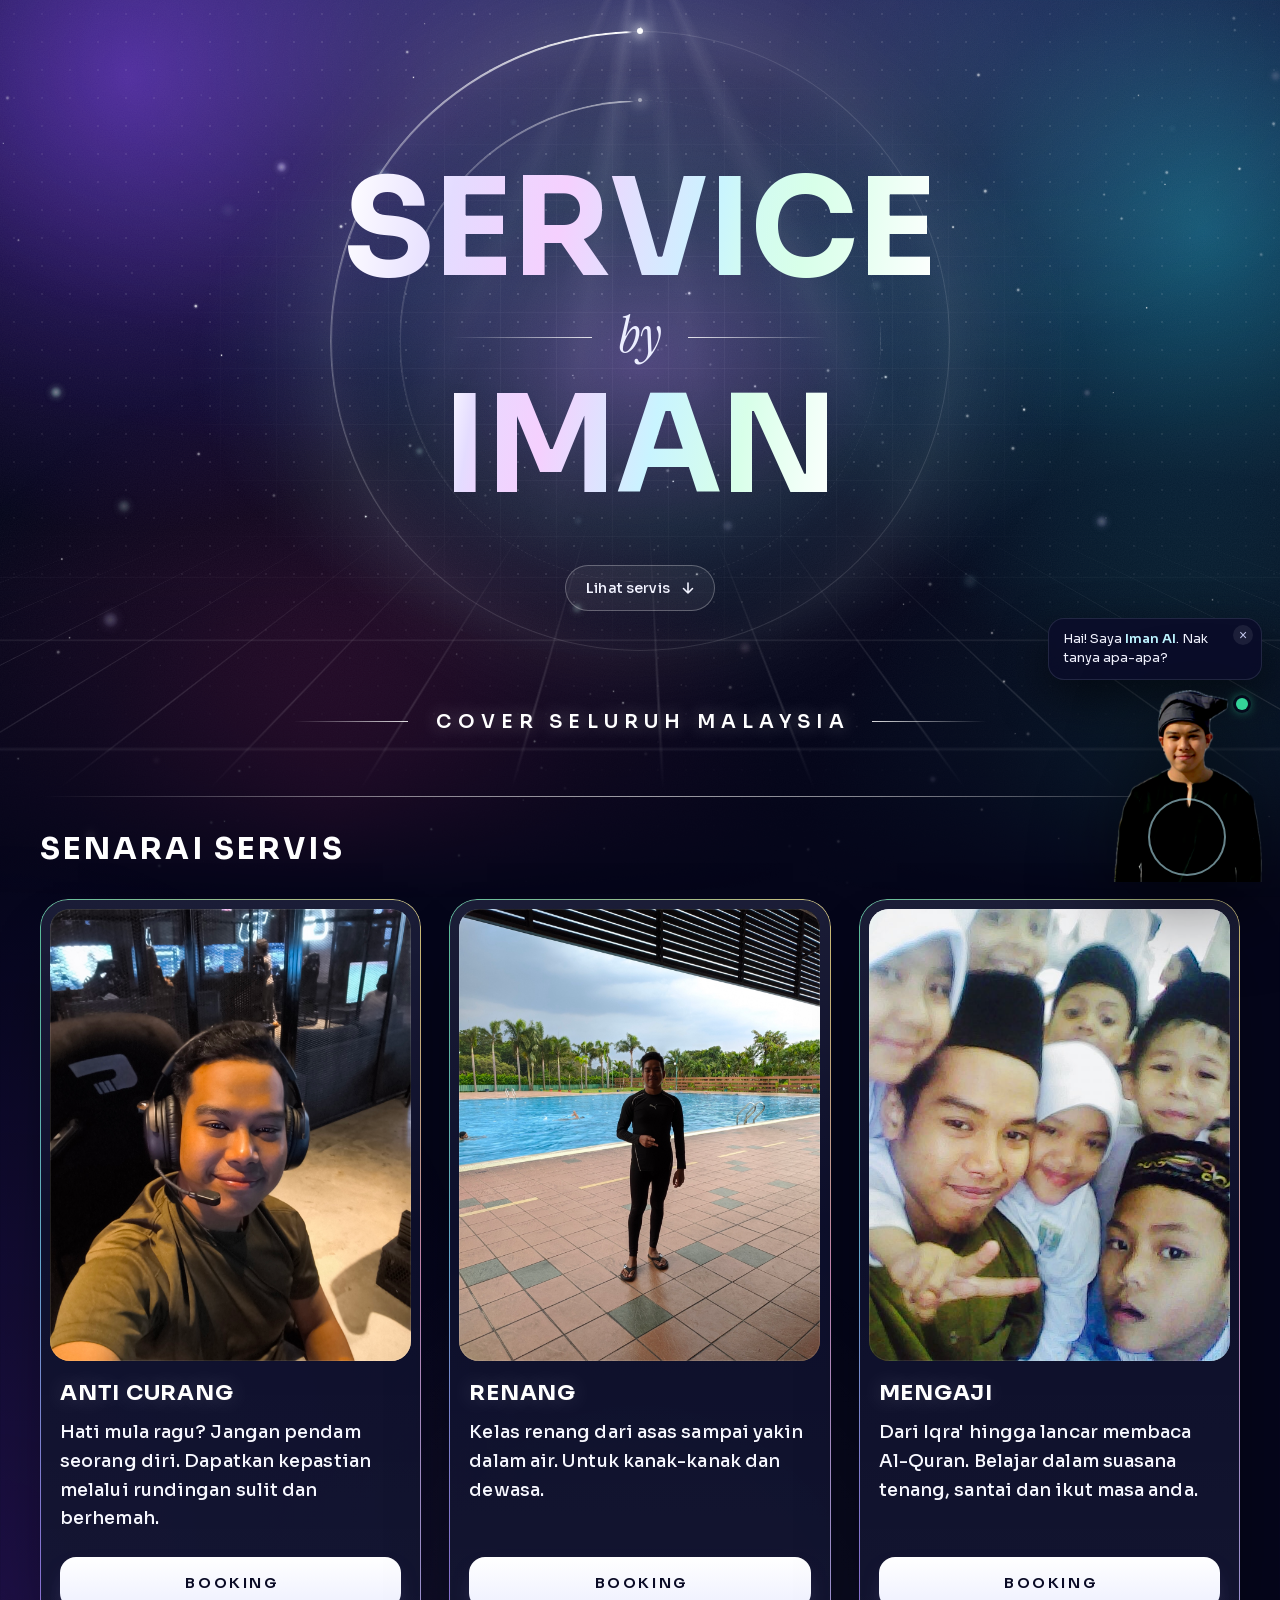
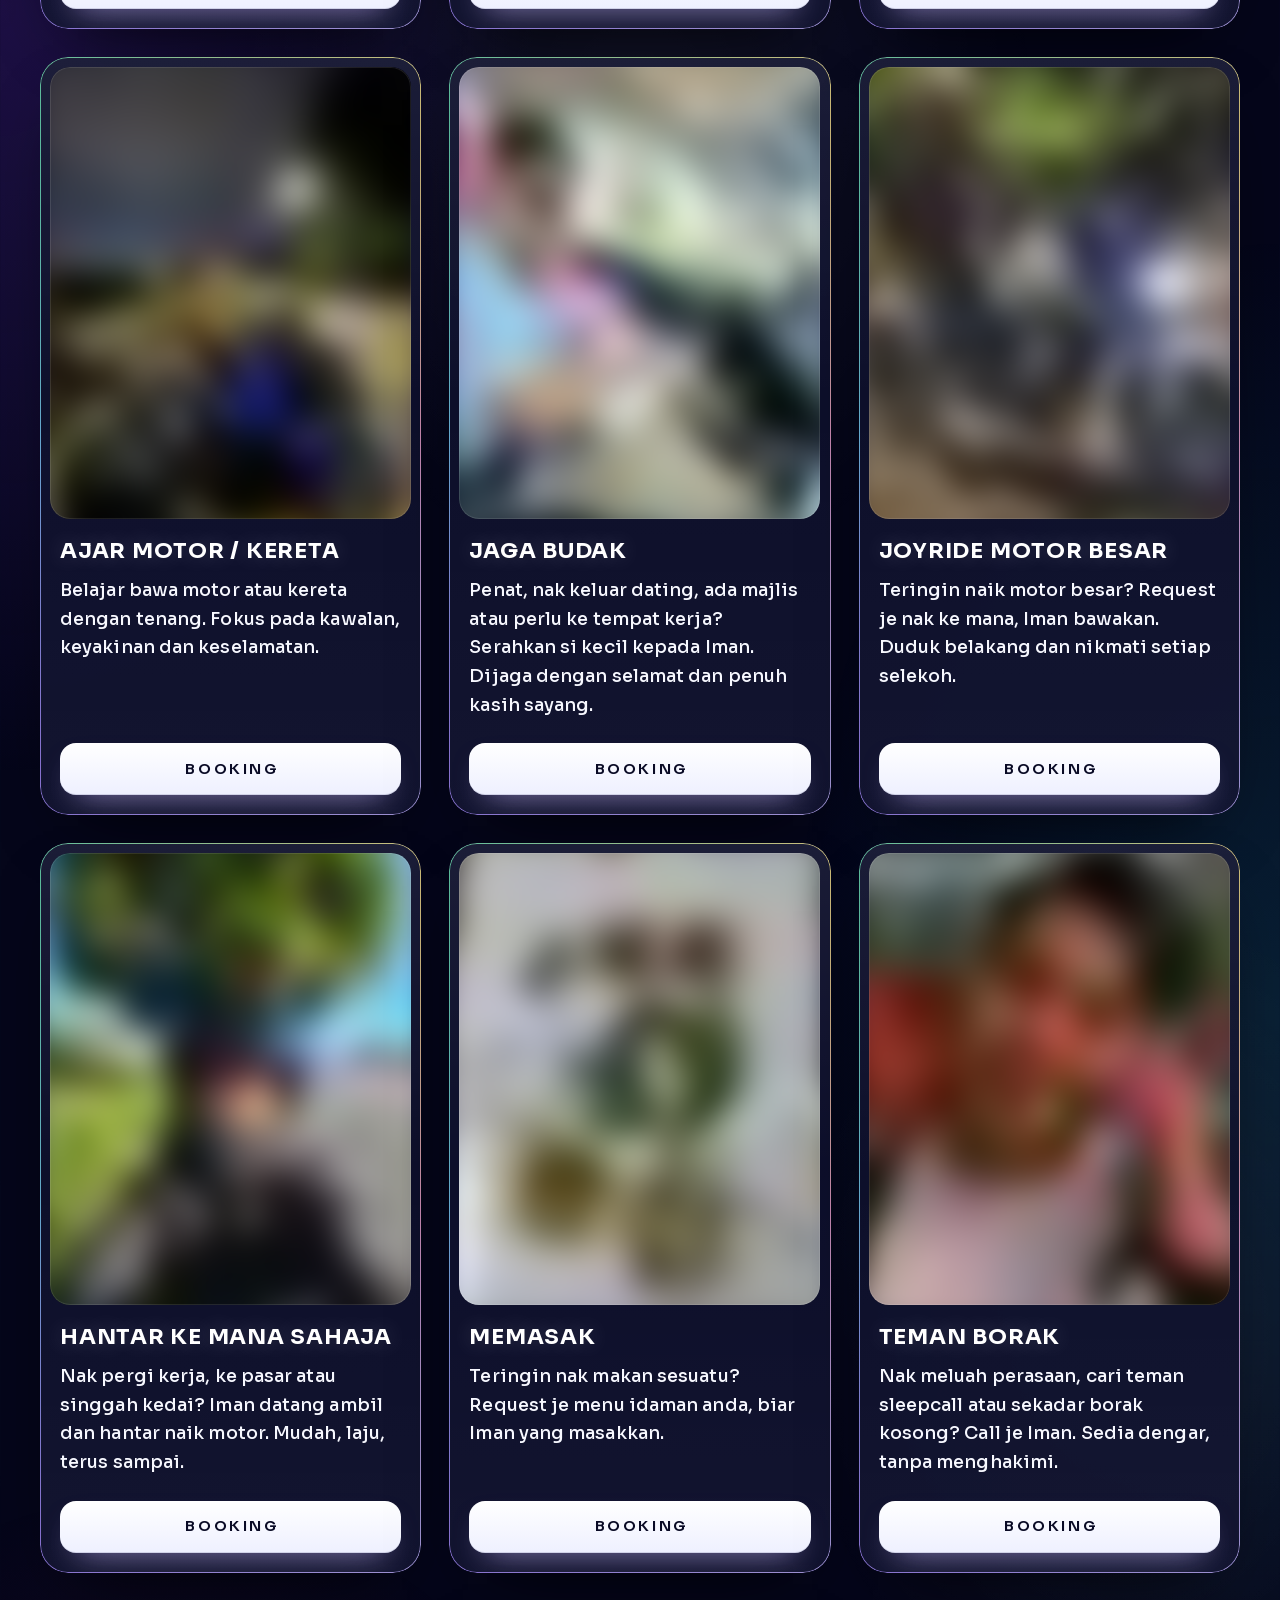
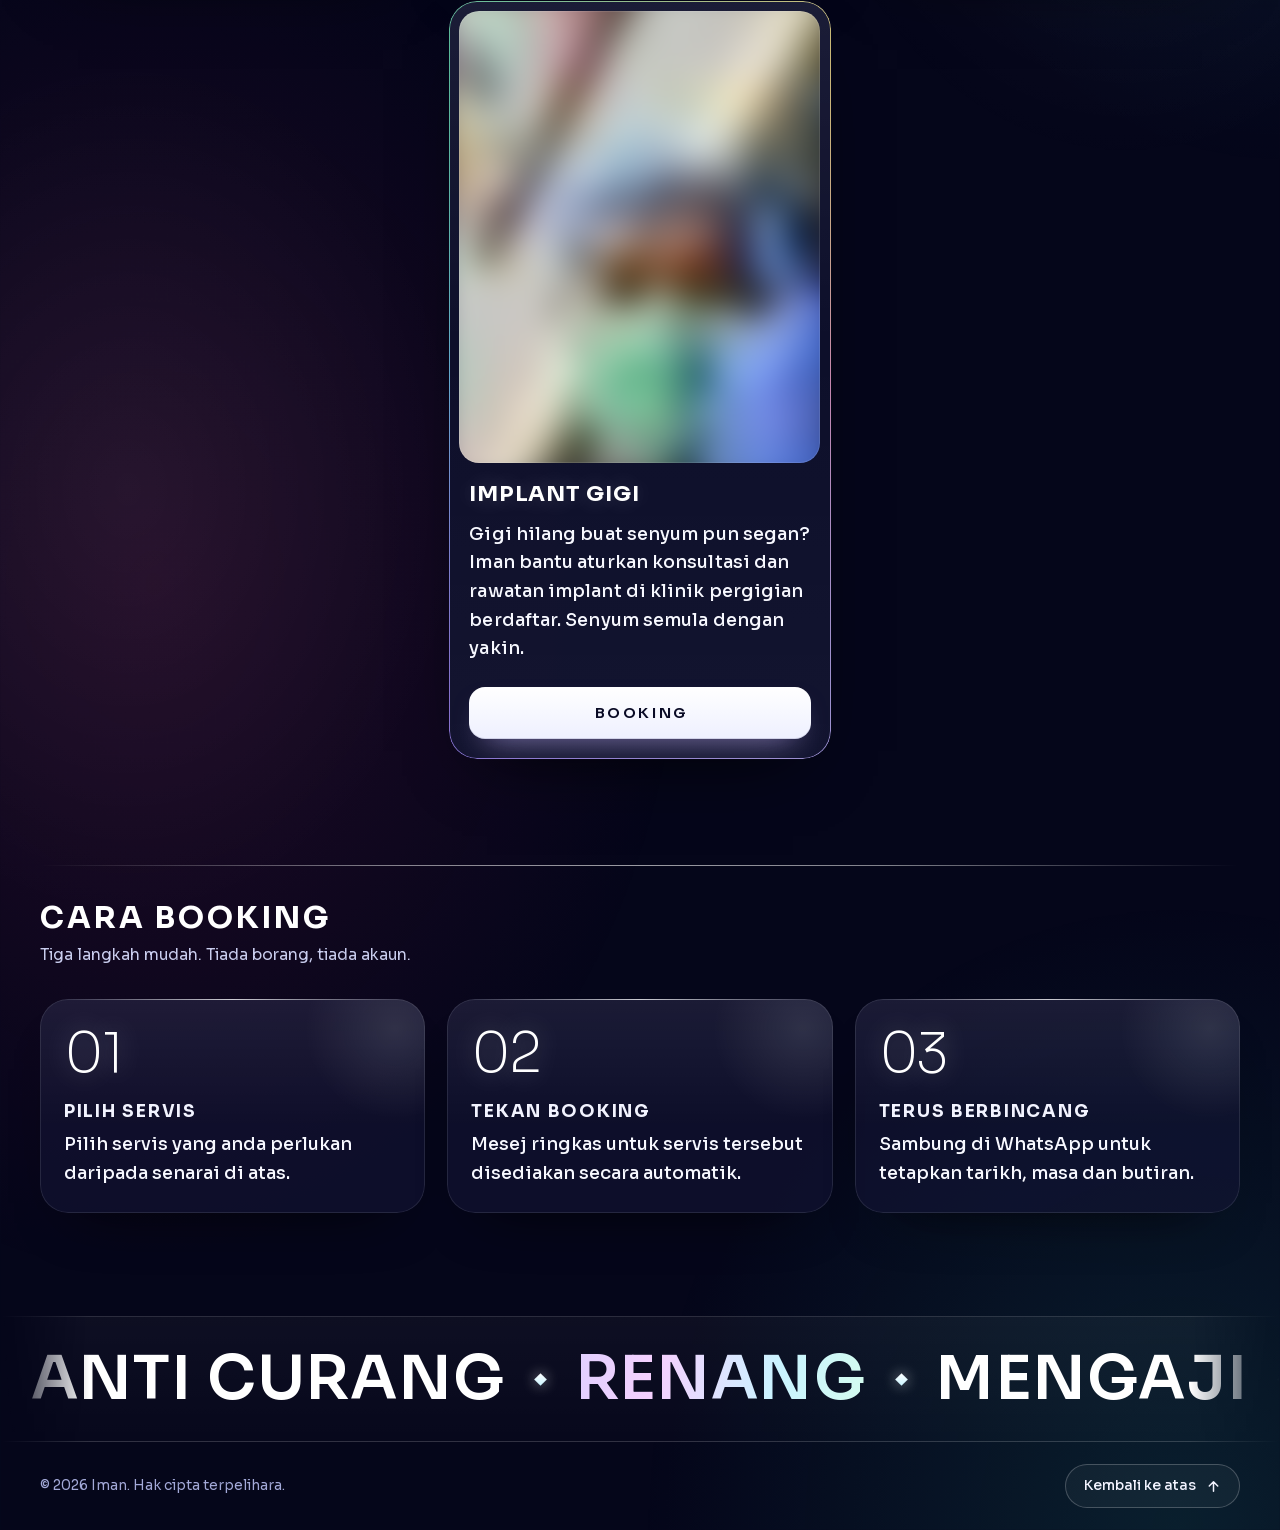
<file: index.html>
<!doctype html>
<html lang="ms">
<head>
  <meta charset="utf-8">
  <meta name="viewport" content="width=device-width, initial-scale=1, viewport-fit=cover">
  <title>Service by Iman | 10 Servis Peribadi, Cover Seluruh Malaysia</title>
  <meta name="description" content="Renang, mengaji, jaga budak, joyride motor besar, hantar ke mana sahaja, masakan, teman borak dan banyak lagi. Cover seluruh Malaysia. Tekan Booking, terus WhatsApp.">
  <link rel="canonical" href="https://imanlab.asia/">
  <meta name="google-site-verification" content="wKGP8IfGwtjwvt7hC-UMlEp-Sg1qVF4BEnuQd2su7vI">
  <meta name="theme-color" content="#05061a">
  <meta name="color-scheme" content="dark">
  <meta property="og:type" content="website">
  <meta property="og:site_name" content="Service by Iman">
  <meta property="og:title" content="Service by Iman | 10 Servis Peribadi, Cover Seluruh Malaysia">
  <meta property="og:url" content="https://imanlab.asia/">
  <meta property="og:description" content="10 servis peribadi dalam satu tempat. Cover seluruh Malaysia. Tekan Booking, terus WhatsApp.">
  <meta property="og:image" content="https://imanlab.asia/og-image.jpg">
  <meta property="og:image:width" content="1200">
  <meta property="og:image:height" content="630">
  <meta property="og:image:alt" content="Service by Iman, cover seluruh Malaysia">
  <meta property="og:locale" content="ms_MY">
  <meta name="twitter:card" content="summary_large_image">
  <script type="application/ld+json">{"@context":"https://schema.org","@type":"WebSite","name":"Service by Iman","alternateName":"Service by Iman Malaysia","url":"https://imanlab.asia/"}</script>
  <link rel="icon" href="favicon.svg" type="image/svg+xml">
  <link rel="apple-touch-icon" href="icons/apple-touch-icon.png">
  <link rel="manifest" href="manifest.webmanifest">
  <meta name="apple-mobile-web-app-capable" content="yes">
  <meta name="mobile-web-app-capable" content="yes">
  <meta name="apple-mobile-web-app-title" content="Service Iman">
  <meta name="apple-mobile-web-app-status-bar-style" content="black">
  <link rel="preload" href="fonts/sora-latin.woff2" as="font" type="font/woff2" crossorigin>
  <link rel="preload" href="fonts/instrument-serif-italic-latin.woff2" as="font" type="font/woff2" crossorigin>
  <link rel="stylesheet" href="styles.css">
  <noscript><style>.card-media .photo { opacity: 1; filter: none; transform: none; animation: none; }</style></noscript>
  <script src="app.js" defer></script>
</head>
<body id="atas">
  <div class="bg" aria-hidden="true">
    <span class="aurora aurora--1"></span>
    <span class="aurora aurora--2"></span>
    <span class="aurora aurora--3"></span>
    <span class="aurora aurora--4"></span>
    <span class="bg-light"></span>
    <span class="bg-beams"></span>
    <span class="bg-dots"></span>
    <canvas class="stars"></canvas>
    <span class="cursor-aura"></span>
    <span class="grain"></span>
  </div>

  <div class="page">
    <div class="ambient" aria-hidden="true"></div>
    <header class="hero live">
      <div class="hero-decor" aria-hidden="true">
        <span class="hero-grid"></span>
        <span class="hero-orb"></span>
        <span class="halo"><span class="halo-arc"></span><span class="halo-arc halo-arc--2"></span></span>
        <span class="hero-floor"><span class="hero-floor-grid"></span></span>
      </div>
      <div class="wrap hero-inner">
        <h1 class="title">
          <span class="sr-only">Service by Iman</span>
          <span class="t-line t-line--1" aria-hidden="true"><span class="ch" data-ch="S">S</span><span class="ch" data-ch="E">E</span><span class="ch" data-ch="R">R</span><span class="ch" data-ch="V">V</span><span class="ch" data-ch="I">I</span><span class="ch" data-ch="C">C</span><span class="ch" data-ch="E">E</span></span>
          <span class="t-by" aria-hidden="true"><span class="t-by-word">by</span></span>
          <span class="t-line t-line--2" aria-hidden="true"><span class="ch" data-ch="I">I</span><span class="ch" data-ch="M">M</span><span class="ch" data-ch="A">A</span><span class="ch" data-ch="N">N</span></span>
        </h1>
        <a class="scroll-cue" href="#servis">
          <span>Lihat servis</span>
          <svg viewBox="0 0 16 16" aria-hidden="true" focusable="false" fill="none" stroke="currentColor" stroke-width="1.6" stroke-linecap="round" stroke-linejoin="round"><path d="M8 3v10M3.5 8.5 8 13l4.5-4.5"/></svg>
        </a>
      </div>
      <p class="coverage"><span class="cov-line" aria-hidden="true"></span><span class="cov-text">Cover seluruh Malaysia</span><span class="cov-line" aria-hidden="true"></span></p>
    </header>

    <main id="utama">
      <section class="services" id="servis" aria-labelledby="servis-title">
        <div class="wrap">
          <div class="divider" aria-hidden="true"></div>
          <div class="section-head reveal">
            <div>
              <h2 class="section-title" id="servis-title">Senarai Servis</h2>
            </div>
          </div>
          <div class="grid">
        <article class="card reveal live" aria-labelledby="svc-anti-curang">
          <div class="card-inner">
            <span class="holo-border" aria-hidden="true"></span>
            <div class="card-media" data-service="anti-curang">
              <!-- Gambar: images/anti-curang.jpg (potret 4:5). Placeholder tersembunyi bila gambar ada. -->
              <img class="lqip" src="[data-uri]" alt="" aria-hidden="true">
              <img class="photo" src="images/anti-curang-1200.jpg" srcset="images/anti-curang-1200.jpg 1200w, images/anti-curang.jpg 3888w" sizes="(max-width: 359px) 92vw, (max-width: 639px) 46vw, (max-width: 1023px) 45vw, 420px" alt="Anti Curang" loading="lazy" decoding="async">
              <div class="ph" aria-hidden="true">
                <span class="ph-glow"></span>
                <span class="ph-floor"><span class="ph-grid"></span></span>
                <span class="ph-orbit"><span class="ph-ring"></span><span class="ph-ring ph-ring--spin"></span></span>
                <span class="ph-num">01</span>
                <span class="ph-scan"></span>
                <span class="ph-corners"></span>
                <span class="ph-tag ph-tag--top">01 / 10</span>
                <span class="ph-tag ph-tag--bottom"><i></i>Gambar akan dimasukkan</span>
              </div>
            </div>
            <div class="card-body">
              <div class="card-head">
                <h3 class="card-title" id="svc-anti-curang">Anti Curang</h3>
              </div>
              <p class="card-text">Hati mula ragu? Jangan pendam seorang diri. Dapatkan kepastian melalui rundingan sulit dan berhemah.</p>
              <a class="btn" href="https://wa.me/60109184070?text=Hi%2C%20saya%20berminat%20dengan%20servis%20anti%20curang." target="_blank" rel="noopener noreferrer" aria-label="Booking servis Anti Curang melalui WhatsApp"><span class="btn-label">Booking</span></a>
            </div>
            <span class="glare" aria-hidden="true"></span>
          </div>
        </article>
        <article class="card reveal live" aria-labelledby="svc-renang">
          <div class="card-inner">
            <span class="holo-border" aria-hidden="true"></span>
            <div class="card-media" data-service="renang">
              <!-- Gambar: images/renang.jpg (potret 4:5). Placeholder tersembunyi bila gambar ada. -->
              <img class="lqip" src="[data-uri]" alt="" aria-hidden="true">
              <img class="photo" src="images/renang-1200.jpg" srcset="images/renang-1200.jpg 1200w, images/renang.jpg 2998w" sizes="(max-width: 359px) 92vw, (max-width: 639px) 46vw, (max-width: 1023px) 45vw, 420px" alt="Renang" loading="lazy" decoding="async">
              <div class="ph" aria-hidden="true">
                <span class="ph-glow"></span>
                <span class="ph-floor"><span class="ph-grid"></span></span>
                <span class="ph-orbit"><span class="ph-ring"></span><span class="ph-ring ph-ring--spin"></span></span>
                <span class="ph-num">02</span>
                <span class="ph-scan"></span>
                <span class="ph-corners"></span>
                <span class="ph-tag ph-tag--top">02 / 10</span>
                <span class="ph-tag ph-tag--bottom"><i></i>Gambar akan dimasukkan</span>
              </div>
            </div>
            <div class="card-body">
              <div class="card-head">
                <h3 class="card-title" id="svc-renang">Renang</h3>
              </div>
              <p class="card-text">Kelas renang dari asas sampai yakin dalam air. Untuk kanak-kanak dan dewasa.</p>
              <a class="btn" href="https://wa.me/60109184070?text=Hi%2C%20saya%20berminat%20dengan%20servis%20renang." target="_blank" rel="noopener noreferrer" aria-label="Booking servis Renang melalui WhatsApp"><span class="btn-label">Booking</span></a>
            </div>
            <span class="glare" aria-hidden="true"></span>
          </div>
        </article>
        <article class="card reveal live" aria-labelledby="svc-mengaji">
          <div class="card-inner">
            <span class="holo-border" aria-hidden="true"></span>
            <div class="card-media" data-service="mengaji">
              <!-- Gambar: images/mengaji.jpg (potret 4:5). Placeholder tersembunyi bila gambar ada. -->
              <img class="lqip" src="[data-uri]" alt="" aria-hidden="true">
              <img class="photo" src="images/mengaji.jpg" alt="Mengaji" loading="lazy" decoding="async">
              <div class="ph" aria-hidden="true">
                <span class="ph-glow"></span>
                <span class="ph-floor"><span class="ph-grid"></span></span>
                <span class="ph-orbit"><span class="ph-ring"></span><span class="ph-ring ph-ring--spin"></span></span>
                <span class="ph-num">03</span>
                <span class="ph-scan"></span>
                <span class="ph-corners"></span>
                <span class="ph-tag ph-tag--top">03 / 10</span>
                <span class="ph-tag ph-tag--bottom"><i></i>Gambar akan dimasukkan</span>
              </div>
            </div>
            <div class="card-body">
              <div class="card-head">
                <h3 class="card-title" id="svc-mengaji">Mengaji</h3>
              </div>
              <p class="card-text">Dari Iqra' hingga lancar membaca <span class="nowrap">Al-Quran</span>. Belajar dalam suasana tenang, santai dan ikut masa anda.</p>
              <a class="btn" href="https://wa.me/60109184070?text=Hi%2C%20saya%20berminat%20dengan%20servis%20mengaji." target="_blank" rel="noopener noreferrer" aria-label="Booking servis Mengaji melalui WhatsApp"><span class="btn-label">Booking</span></a>
            </div>
            <span class="glare" aria-hidden="true"></span>
          </div>
        </article>
        <article class="card reveal live" aria-labelledby="svc-ajar-motor-kereta">
          <div class="card-inner">
            <span class="holo-border" aria-hidden="true"></span>
            <div class="card-media" data-service="ajar-motor-kereta">
              <!-- Gambar: images/ajar-motor-kereta.jpg (potret 4:5). Placeholder tersembunyi bila gambar ada. -->
              <img class="lqip" src="[data-uri]" alt="" aria-hidden="true">
              <img class="photo" src="images/ajar-motor-kereta.jpg" alt="Ajar Motor / Kereta" loading="lazy" decoding="async">
              <div class="ph" aria-hidden="true">
                <span class="ph-glow"></span>
                <span class="ph-floor"><span class="ph-grid"></span></span>
                <span class="ph-orbit"><span class="ph-ring"></span><span class="ph-ring ph-ring--spin"></span></span>
                <span class="ph-num">04</span>
                <span class="ph-scan"></span>
                <span class="ph-corners"></span>
                <span class="ph-tag ph-tag--top">04 / 10</span>
                <span class="ph-tag ph-tag--bottom"><i></i>Gambar akan dimasukkan</span>
              </div>
            </div>
            <div class="card-body">
              <div class="card-head">
                <h3 class="card-title" id="svc-ajar-motor-kereta">Ajar Motor / Kereta</h3>
              </div>
              <p class="card-text">Belajar bawa motor atau kereta dengan tenang. Fokus pada kawalan, keyakinan dan keselamatan.</p>
              <a class="btn" href="https://wa.me/60109184070?text=Hi%2C%20saya%20berminat%20dengan%20servis%20ajar%20motor%20%2F%20kereta." target="_blank" rel="noopener noreferrer" aria-label="Booking servis Ajar Motor / Kereta melalui WhatsApp"><span class="btn-label">Booking</span></a>
            </div>
            <span class="glare" aria-hidden="true"></span>
          </div>
        </article>
        <article class="card reveal live" aria-labelledby="svc-jaga-budak">
          <div class="card-inner">
            <span class="holo-border" aria-hidden="true"></span>
            <div class="card-media" data-service="jaga-budak">
              <!-- Gambar: images/jaga-budak.jpg (potret 4:5). Placeholder tersembunyi bila gambar ada. -->
              <img class="lqip" src="[data-uri]" alt="" aria-hidden="true">
              <img class="photo" src="images/jaga-budak.jpg" alt="Jaga Budak" loading="lazy" decoding="async">
              <div class="ph" aria-hidden="true">
                <span class="ph-glow"></span>
                <span class="ph-floor"><span class="ph-grid"></span></span>
                <span class="ph-orbit"><span class="ph-ring"></span><span class="ph-ring ph-ring--spin"></span></span>
                <span class="ph-num">05</span>
                <span class="ph-scan"></span>
                <span class="ph-corners"></span>
                <span class="ph-tag ph-tag--top">05 / 10</span>
                <span class="ph-tag ph-tag--bottom"><i></i>Gambar akan dimasukkan</span>
              </div>
            </div>
            <div class="card-body">
              <div class="card-head">
                <h3 class="card-title" id="svc-jaga-budak">Jaga Budak</h3>
              </div>
              <p class="card-text">Penat, nak keluar dating, ada majlis atau perlu ke tempat kerja? Serahkan si kecil kepada Iman. Dijaga dengan selamat dan penuh kasih sayang.</p>
              <a class="btn" href="https://wa.me/60109184070?text=Hi%2C%20saya%20berminat%20dengan%20servis%20jaga%20budak." target="_blank" rel="noopener noreferrer" aria-label="Booking servis Jaga Budak melalui WhatsApp"><span class="btn-label">Booking</span></a>
            </div>
            <span class="glare" aria-hidden="true"></span>
          </div>
        </article>
        <article class="card reveal live" aria-labelledby="svc-motor-besar">
          <div class="card-inner">
            <span class="holo-border" aria-hidden="true"></span>
            <div class="card-media" data-service="motor-besar">
              <!-- Gambar: images/motor-besar.jpg (potret 4:5). Placeholder tersembunyi bila gambar ada. -->
              <img class="lqip" src="[data-uri]" alt="" aria-hidden="true">
              <img class="photo" src="images/motor-besar.jpg" alt="Joyride Motor Besar" loading="lazy" decoding="async">
              <div class="ph" aria-hidden="true">
                <span class="ph-glow"></span>
                <span class="ph-floor"><span class="ph-grid"></span></span>
                <span class="ph-orbit"><span class="ph-ring"></span><span class="ph-ring ph-ring--spin"></span></span>
                <span class="ph-num">06</span>
                <span class="ph-scan"></span>
                <span class="ph-corners"></span>
                <span class="ph-tag ph-tag--top">06 / 10</span>
                <span class="ph-tag ph-tag--bottom"><i></i>Gambar akan dimasukkan</span>
              </div>
            </div>
            <div class="card-body">
              <div class="card-head">
                <h3 class="card-title" id="svc-motor-besar">Joyride Motor Besar</h3>
              </div>
              <p class="card-text">Teringin naik motor besar? Request je nak ke mana, Iman bawakan. Duduk belakang dan nikmati setiap selekoh.</p>
              <a class="btn" href="https://wa.me/60109184070?text=Hi%2C%20saya%20berminat%20dengan%20servis%20joyride%20motor%20besar." target="_blank" rel="noopener noreferrer" aria-label="Booking servis Joyride Motor Besar melalui WhatsApp"><span class="btn-label">Booking</span></a>
            </div>
            <span class="glare" aria-hidden="true"></span>
          </div>
        </article>
        <article class="card reveal live" aria-labelledby="svc-hantar-motor">
          <div class="card-inner">
            <span class="holo-border" aria-hidden="true"></span>
            <div class="card-media" data-service="hantar-motor">
              <!-- Gambar: images/hantar-motor.jpg (potret 4:5). Placeholder tersembunyi bila gambar ada. -->
              <img class="lqip" src="[data-uri]" alt="" aria-hidden="true">
              <img class="photo" src="images/hantar-motor-1200.jpg" srcset="images/hantar-motor-1200.jpg 1200w, images/hantar-motor.jpg 2252w" sizes="(max-width: 359px) 92vw, (max-width: 639px) 46vw, (max-width: 1023px) 45vw, 420px" alt="Hantar Ke Mana Sahaja" loading="lazy" decoding="async">
              <div class="ph" aria-hidden="true">
                <span class="ph-glow"></span>
                <span class="ph-floor"><span class="ph-grid"></span></span>
                <span class="ph-orbit"><span class="ph-ring"></span><span class="ph-ring ph-ring--spin"></span></span>
                <span class="ph-num">07</span>
                <span class="ph-scan"></span>
                <span class="ph-corners"></span>
                <span class="ph-tag ph-tag--top">07 / 10</span>
                <span class="ph-tag ph-tag--bottom"><i></i>Gambar akan dimasukkan</span>
              </div>
            </div>
            <div class="card-body">
              <div class="card-head">
                <h3 class="card-title" id="svc-hantar-motor">Hantar Ke Mana Sahaja</h3>
              </div>
              <p class="card-text">Nak pergi kerja, ke pasar atau singgah kedai? Iman datang ambil dan hantar naik motor. Mudah, laju, terus sampai.</p>
              <a class="btn" href="https://wa.me/60109184070?text=Hi%2C%20saya%20berminat%20dengan%20servis%20hantar%20ke%20mana%20sahaja." target="_blank" rel="noopener noreferrer" aria-label="Booking servis Hantar Ke Mana Sahaja melalui WhatsApp"><span class="btn-label">Booking</span></a>
            </div>
            <span class="glare" aria-hidden="true"></span>
          </div>
        </article>
        <article class="card reveal live" aria-labelledby="svc-memasak">
          <div class="card-inner">
            <span class="holo-border" aria-hidden="true"></span>
            <div class="card-media" data-service="memasak">
              <!-- Gambar: images/memasak.jpg (potret 4:5). Placeholder tersembunyi bila gambar ada. -->
              <img class="lqip" src="[data-uri]" alt="" aria-hidden="true">
              <img class="photo" src="images/memasak-1200.jpg" srcset="images/memasak-1200.jpg 1200w, images/memasak.jpg 3000w" sizes="(max-width: 359px) 92vw, (max-width: 639px) 46vw, (max-width: 1023px) 45vw, 420px" alt="Memasak" loading="lazy" decoding="async">
              <div class="ph" aria-hidden="true">
                <span class="ph-glow"></span>
                <span class="ph-floor"><span class="ph-grid"></span></span>
                <span class="ph-orbit"><span class="ph-ring"></span><span class="ph-ring ph-ring--spin"></span></span>
                <span class="ph-num">08</span>
                <span class="ph-scan"></span>
                <span class="ph-corners"></span>
                <span class="ph-tag ph-tag--top">08 / 10</span>
                <span class="ph-tag ph-tag--bottom"><i></i>Gambar akan dimasukkan</span>
              </div>
            </div>
            <div class="card-body">
              <div class="card-head">
                <h3 class="card-title" id="svc-memasak">Memasak</h3>
              </div>
              <p class="card-text">Teringin nak makan sesuatu? Request je menu idaman anda, biar Iman yang masakkan.</p>
              <a class="btn" href="https://wa.me/60109184070?text=Hi%2C%20saya%20berminat%20dengan%20servis%20memasak." target="_blank" rel="noopener noreferrer" aria-label="Booking servis Memasak melalui WhatsApp"><span class="btn-label">Booking</span></a>
            </div>
            <span class="glare" aria-hidden="true"></span>
          </div>
        </article>
        <article class="card reveal live" aria-labelledby="svc-teman-borak">
          <div class="card-inner">
            <span class="holo-border" aria-hidden="true"></span>
            <div class="card-media" data-service="teman-borak">
              <!-- Gambar: images/teman-borak.jpg (potret 4:5). Placeholder tersembunyi bila gambar ada. -->
              <img class="lqip" src="[data-uri]" alt="" aria-hidden="true">
              <img class="photo" src="images/teman-borak.png" alt="Teman Borak" loading="lazy" decoding="async">
              <div class="ph" aria-hidden="true">
                <span class="ph-glow"></span>
                <span class="ph-floor"><span class="ph-grid"></span></span>
                <span class="ph-orbit"><span class="ph-ring"></span><span class="ph-ring ph-ring--spin"></span></span>
                <span class="ph-num">09</span>
                <span class="ph-scan"></span>
                <span class="ph-corners"></span>
                <span class="ph-tag ph-tag--top">09 / 10</span>
                <span class="ph-tag ph-tag--bottom"><i></i>Gambar akan dimasukkan</span>
              </div>
            </div>
            <div class="card-body">
              <div class="card-head">
                <h3 class="card-title" id="svc-teman-borak">Teman Borak</h3>
              </div>
              <p class="card-text">Nak meluah perasaan, cari teman sleepcall atau sekadar borak kosong? Call je Iman. Sedia dengar, tanpa menghakimi.</p>
              <a class="btn" href="https://wa.me/60109184070?text=Hi%2C%20saya%20berminat%20dengan%20servis%20teman%20borak." target="_blank" rel="noopener noreferrer" aria-label="Booking servis Teman Borak melalui WhatsApp"><span class="btn-label">Booking</span></a>
            </div>
            <span class="glare" aria-hidden="true"></span>
          </div>
        </article>
        <article class="card reveal live" aria-labelledby="svc-implant-gigi">
          <div class="card-inner">
            <span class="holo-border" aria-hidden="true"></span>
            <div class="card-media" data-service="implant-gigi">
              <!-- Gambar: images/implant-gigi.jpg (potret 4:5). Placeholder tersembunyi bila gambar ada. -->
              <img class="lqip" src="[data-uri]" alt="" aria-hidden="true">
              <img class="photo" src="images/implant-gigi-1200.jpg" srcset="images/implant-gigi-1200.jpg 1200w, images/implant-gigi.jpg 2252w" sizes="(max-width: 359px) 92vw, (max-width: 639px) 46vw, (max-width: 1023px) 45vw, 420px" alt="Implant Gigi" loading="lazy" decoding="async">
              <div class="ph" aria-hidden="true">
                <span class="ph-glow"></span>
                <span class="ph-floor"><span class="ph-grid"></span></span>
                <span class="ph-orbit"><span class="ph-ring"></span><span class="ph-ring ph-ring--spin"></span></span>
                <span class="ph-num">10</span>
                <span class="ph-scan"></span>
                <span class="ph-corners"></span>
                <span class="ph-tag ph-tag--top">10 / 10</span>
                <span class="ph-tag ph-tag--bottom"><i></i>Gambar akan dimasukkan</span>
              </div>
            </div>
            <div class="card-body">
              <div class="card-head">
                <h3 class="card-title" id="svc-implant-gigi">Implant Gigi</h3>
              </div>
              <p class="card-text">Gigi hilang buat senyum pun segan? Iman bantu aturkan konsultasi dan rawatan implant di klinik pergigian berdaftar. Senyum semula dengan yakin.</p>
              <a class="btn" href="https://wa.me/60109184070?text=Hi%2C%20saya%20berminat%20dengan%20servis%20implant%20gigi." target="_blank" rel="noopener noreferrer" aria-label="Booking servis Implant Gigi melalui WhatsApp"><span class="btn-label">Booking</span></a>
            </div>
            <span class="glare" aria-hidden="true"></span>
          </div>
        </article>
          </div>
        </div>
      </section>

      <section class="how" aria-labelledby="how-title">
        <div class="wrap">
          <div class="divider" aria-hidden="true"></div>
          <div class="section-head reveal">
            <div>
              <h2 class="section-title" id="how-title">Cara Booking</h2>
              <p class="section-note">Tiga langkah mudah. Tiada borang, tiada akaun.</p>
            </div>
          </div>
          <ol class="steps live">
            <li class="step reveal">
              <span class="step-num" aria-hidden="true">01</span>
              <h3 class="step-title">Pilih servis</h3>
              <p class="step-text">Pilih servis yang anda perlukan daripada senarai di atas.</p>
            </li>
            <li class="step reveal">
              <span class="step-num" aria-hidden="true">02</span>
              <h3 class="step-title">Tekan Booking</h3>
              <p class="step-text">Mesej ringkas untuk servis tersebut disediakan secara automatik.</p>
            </li>
            <li class="step reveal">
              <span class="step-num" aria-hidden="true">03</span>
              <h3 class="step-title">Terus berbincang</h3>
              <p class="step-text">Sambung di WhatsApp untuk tetapkan tarikh, masa dan butiran.</p>
            </li>
          </ol>
        </div>
      </section>
    </main>

    <footer class="site-footer">
      <div class="marquee live" aria-hidden="true">
        <div class="mq-track">
          <div class="mq-run"><span class="mq-word">ANTI CURANG</span><i class="mq-sep"></i><span class="mq-word">RENANG</span><i class="mq-sep"></i><span class="mq-word">MENGAJI</span><i class="mq-sep"></i><span class="mq-word">AJAR MOTOR / KERETA</span><i class="mq-sep"></i><span class="mq-word">JAGA BUDAK</span><i class="mq-sep"></i><span class="mq-word">JOYRIDE MOTOR BESAR</span><i class="mq-sep"></i><span class="mq-word">HANTAR KE MANA SAHAJA</span><i class="mq-sep"></i><span class="mq-word">MEMASAK</span><i class="mq-sep"></i><span class="mq-word">TEMAN BORAK</span><i class="mq-sep"></i><span class="mq-word">IMPLANT GIGI</span><i class="mq-sep"></i></div>
          <div class="mq-run"><span class="mq-word">ANTI CURANG</span><i class="mq-sep"></i><span class="mq-word">RENANG</span><i class="mq-sep"></i><span class="mq-word">MENGAJI</span><i class="mq-sep"></i><span class="mq-word">AJAR MOTOR / KERETA</span><i class="mq-sep"></i><span class="mq-word">JAGA BUDAK</span><i class="mq-sep"></i><span class="mq-word">JOYRIDE MOTOR BESAR</span><i class="mq-sep"></i><span class="mq-word">HANTAR KE MANA SAHAJA</span><i class="mq-sep"></i><span class="mq-word">MEMASAK</span><i class="mq-sep"></i><span class="mq-word">TEMAN BORAK</span><i class="mq-sep"></i><span class="mq-word">IMPLANT GIGI</span><i class="mq-sep"></i></div>
        </div>
      </div>
      <div class="wrap footer-inner">
        <p class="f-copy">&copy; 2026 Iman. Hak cipta terpelihara.</p>
        <a class="to-top" href="#atas">
          <span>Kembali ke atas</span>
          <svg viewBox="0 0 16 16" aria-hidden="true" focusable="false" fill="none" stroke="currentColor" stroke-width="1.6" stroke-linecap="round" stroke-linejoin="round"><path d="M8 13V3M3.5 7.5 8 3l4.5 4.5"/></svg>
        </a>
      </div>
    </footer>
  </div>
  <div class="install" id="install" role="dialog" aria-labelledby="install-title" aria-describedby="install-text" hidden>
    <img class="install-icon" src="icons/icon-192.png" alt="" width="56" height="56">
    <div class="install-body">
      <p class="install-title" id="install-title">Pasang Service by Iman</p>
      <p class="install-text" id="install-text">Simpan di skrin utama. Buka terus macam app, bila-bila masa nak booking.</p>
      <p class="install-steps" data-os="ios" hidden>Tekan ikon <svg viewBox="0 0 24 24" aria-hidden="true" focusable="false" fill="none" stroke="currentColor" stroke-width="1.8" stroke-linecap="round" stroke-linejoin="round"><path d="M12 3v12M7.5 7.5 12 3l4.5 4.5"/><path d="M8 11H6.5A1.5 1.5 0 0 0 5 12.5v7A1.5 1.5 0 0 0 6.5 21h11a1.5 1.5 0 0 0 1.5-1.5v-7a1.5 1.5 0 0 0-1.5-1.5H16"/></svg> <b>Share</b>, kemudian pilih <b>Add to Home Screen</b>.</p>
      <p class="install-steps" data-os="android" hidden>Tekan menu <svg viewBox="0 0 24 24" aria-hidden="true" focusable="false" fill="currentColor"><circle cx="12" cy="5" r="2"/><circle cx="12" cy="12" r="2"/><circle cx="12" cy="19" r="2"/></svg> browser, kemudian pilih <b>Add to Home screen</b> atau <b>Install app</b>.</p>
      <p class="install-steps" data-os="desktop" hidden>Klik ikon <b>Install</b> di hujung kanan bar alamat browser.</p>
      <p class="install-steps" data-os="mac-safari" hidden>Pilih menu <b>File</b>, kemudian <b>Add to Dock</b>.</p>
      <div class="install-actions">
        <button type="button" class="install-yes" id="install-yes">Pasang</button>
        <button type="button" class="install-no" id="install-no">Nanti</button>
      </div>
    </div>
  </div>
</body>
</html>
</file>
<file: styles.css>
/* =========================================================
   Service by Iman  |  Holographic Glass (final mockup)
   Plain CSS, no build step. Animations use transform/opacity.
   ========================================================= */

/* ---------- Fonts (self-hosted, latin subset, SIL OFL 1.1; see fonts/README.txt) ---------- */
@font-face {
  font-family: "Instrument Serif";
  font-style: italic;
  font-weight: 400;
  font-display: swap;
  src: url("fonts/instrument-serif-italic-latin.woff2") format("woff2");
  unicode-range: U+0000-00FF, U+0131, U+0152-0153, U+02BB-02BC, U+02C6, U+02DA, U+02DC, U+0304, U+0308, U+0329, U+2000-206F, U+20AC, U+2122, U+2191, U+2193, U+2212, U+2215, U+FEFF, U+FFFD;
}
@font-face {
  font-family: "JetBrains Mono";
  font-style: normal;
  font-weight: 400;
  font-display: swap;
  src: url("fonts/jetbrains-mono-latin.woff2") format("woff2");
  unicode-range: U+0000-00FF, U+0131, U+0152-0153, U+02BB-02BC, U+02C6, U+02DA, U+02DC, U+0304, U+0308, U+0329, U+2000-206F, U+20AC, U+2122, U+2191, U+2193, U+2212, U+2215, U+FEFF, U+FFFD;
}
@font-face {
  font-family: "JetBrains Mono";
  font-style: normal;
  font-weight: 500;
  font-display: swap;
  src: url("fonts/jetbrains-mono-latin.woff2") format("woff2");
  unicode-range: U+0000-00FF, U+0131, U+0152-0153, U+02BB-02BC, U+02C6, U+02DA, U+02DC, U+0304, U+0308, U+0329, U+2000-206F, U+20AC, U+2122, U+2191, U+2193, U+2212, U+2215, U+FEFF, U+FFFD;
}
@font-face {
  font-family: "Sora";
  font-style: normal;
  font-weight: 200;
  font-display: swap;
  src: url("fonts/sora-latin.woff2") format("woff2");
  unicode-range: U+0000-00FF, U+0131, U+0152-0153, U+02BB-02BC, U+02C6, U+02DA, U+02DC, U+0304, U+0308, U+0329, U+2000-206F, U+20AC, U+2122, U+2191, U+2193, U+2212, U+2215, U+FEFF, U+FFFD;
}
@font-face {
  font-family: "Sora";
  font-style: normal;
  font-weight: 400;
  font-display: swap;
  src: url("fonts/sora-latin.woff2") format("woff2");
  unicode-range: U+0000-00FF, U+0131, U+0152-0153, U+02BB-02BC, U+02C6, U+02DA, U+02DC, U+0304, U+0308, U+0329, U+2000-206F, U+20AC, U+2122, U+2191, U+2193, U+2212, U+2215, U+FEFF, U+FFFD;
}
@font-face {
  font-family: "Sora";
  font-style: normal;
  font-weight: 500;
  font-display: swap;
  src: url("fonts/sora-latin.woff2") format("woff2");
  unicode-range: U+0000-00FF, U+0131, U+0152-0153, U+02BB-02BC, U+02C6, U+02DA, U+02DC, U+0304, U+0308, U+0329, U+2000-206F, U+20AC, U+2122, U+2191, U+2193, U+2212, U+2215, U+FEFF, U+FFFD;
}
@font-face {
  font-family: "Sora";
  font-style: normal;
  font-weight: 600;
  font-display: swap;
  src: url("fonts/sora-latin.woff2") format("woff2");
  unicode-range: U+0000-00FF, U+0131, U+0152-0153, U+02BB-02BC, U+02C6, U+02DA, U+02DC, U+0304, U+0308, U+0329, U+2000-206F, U+20AC, U+2122, U+2191, U+2193, U+2212, U+2215, U+FEFF, U+FFFD;
}
@font-face {
  font-family: "Sora";
  font-style: normal;
  font-weight: 700;
  font-display: swap;
  src: url("fonts/sora-latin.woff2") format("woff2");
  unicode-range: U+0000-00FF, U+0131, U+0152-0153, U+02BB-02BC, U+02C6, U+02DA, U+02DC, U+0304, U+0308, U+0329, U+2000-206F, U+20AC, U+2122, U+2191, U+2193, U+2212, U+2215, U+FEFF, U+FFFD;
}

:root {
  --bg: #05061a;
  --bg-2: #0b0d31;
  --ink: #f2f3ff;
  --ink-2: #c6caef;
  --ink-3: #a3a9d8;
  --focus: #bdf3ff;

  --glass: rgba(11, 13, 42, 0.9);
  --glass-hi: rgba(255, 255, 255, 0.075);
  --hair: rgba(214, 218, 255, 0.12);

  --holo: conic-gradient(from 210deg, #a78bfa, #7dd3fc, #6ee7b7, #fde68a, #f9a8d4, #c4b5fd, #a78bfa);
  --iri-a: linear-gradient(100deg, #ffffff 0%, #e4dcff 18%, #f5d0fe 36%, #c9f4ff 58%, #d8ffe9 78%, #ffffff 100%);
  --iri-b: linear-gradient(100deg, #b9f3ff 0%, #ffffff 25%, #ffd9f3 50%, #d7ccff 75%, #c6fff0 100%);

  --r-xl: 34px;
  --r-lg: 28px;
  --r-md: 20px;
  --gutter: 16px;
  --maxw: 1320px;

  --ease-out: cubic-bezier(0.16, 1, 0.3, 1);
  --ease-soft: cubic-bezier(0.45, 0, 0.2, 1);

  --font-sans: "Sora", ui-sans-serif, system-ui, -apple-system, "Segoe UI", Roboto, "Helvetica Neue", Arial, sans-serif;
  --font-serif: "Instrument Serif", ui-serif, Georgia, "Times New Roman", serif;
  --font-mono: "JetBrains Mono", ui-monospace, SFMono-Regular, Menlo, Consolas, monospace;

  color-scheme: dark;
}

@media (min-width: 640px) { :root { --gutter: 28px; } }
@media (min-width: 1024px) { :root { --gutter: 40px; } }

/* ---------- Base ---------- */
*, *::before, *::after { box-sizing: border-box; }

html {
  background: var(--bg);
  -webkit-text-size-adjust: 100%;
  text-size-adjust: 100%;
  scroll-behavior: smooth;
}

body {
  margin: 0;
  min-height: 100vh;
  color: var(--ink);
  font-family: var(--font-sans);
  font-size: 1rem;
  line-height: 1.6;
  -webkit-font-smoothing: antialiased;
  -moz-osx-font-smoothing: grayscale;
  overflow-x: hidden;
}
@supports (overflow: clip) { body { overflow-x: clip; } }

img, svg { display: block; max-width: 100%; }
a { color: inherit; }
p { margin: 0; }
h1, h2, h3 { margin: 0; font-weight: 600; }

::selection { background: rgba(167, 139, 250, 0.45); color: #fff; }

:focus-visible {
  outline: 2px solid var(--focus);
  outline-offset: 3px;
}

.nowrap { white-space: nowrap; }

.sr-only {
  position: absolute !important;
  width: 1px; height: 1px;
  padding: 0; margin: -1px;
  overflow: hidden;
  clip: rect(0 0 0 0);
  clip-path: inset(50%);
  white-space: nowrap;
  border: 0;
}

.wrap {
  width: min(100% - 2 * var(--gutter), var(--maxw));
  width: min(100% - 2 * max(var(--gutter), env(safe-area-inset-left, 0px), env(safe-area-inset-right, 0px)), var(--maxw));
  margin-inline: auto;
}

.page { position: relative; z-index: 1; }

/* Soft glows that scroll with the content (static, painted once) */
.ambient {
  position: absolute;
  inset: 0;
  z-index: -1;
  overflow: hidden;
  pointer-events: none;
  background:
    radial-gradient(60% 1100px at 0% 34%, rgba(124, 58, 237, 0.2), rgba(124, 58, 237, 0) 70%),
    radial-gradient(55% 1100px at 100% 55%, rgba(34, 211, 238, 0.12), rgba(34, 211, 238, 0) 70%),
    radial-gradient(60% 1000px at 12% 80%, rgba(219, 39, 119, 0.12), rgba(219, 39, 119, 0) 70%),
    radial-gradient(60% 900px at 92% 100%, rgba(45, 212, 191, 0.12), rgba(45, 212, 191, 0) 70%),
    radial-gradient(45% 700px at 50% 36%, rgba(255, 255, 255, 0.055), rgba(255, 255, 255, 0) 70%),
    radial-gradient(38% 620px at 88% 62%, rgba(255, 255, 255, 0.05), rgba(255, 255, 255, 0) 70%),
    radial-gradient(38% 620px at 10% 78%, rgba(255, 255, 255, 0.05), rgba(255, 255, 255, 0) 70%);
}

/* ---------- Background: aurora mesh + stars ---------- */
.bg {
  position: fixed;
  top: 0; left: 0;
  width: 100%;
  height: 100vh;
  height: 100lvh;
  z-index: 0;
  overflow: hidden;
  pointer-events: none;
  background:
    radial-gradient(130% 80% at 50% -12%, #1d1e66 0%, #0e1038 40%, rgba(5, 6, 26, 0) 82%);
  -webkit-mask-image: linear-gradient(to bottom, #000 0%, #000 64%, transparent 100%);
  mask-image: linear-gradient(to bottom, #000 0%, #000 64%, transparent 100%);
}

.aurora {
  position: absolute;
  width: 72vmax;
  height: 72vmax;
  border-radius: 50%;
  will-change: transform;
}
.aurora--1 {
  left: -26vmax; top: -30vmax;
  background: radial-gradient(closest-side, rgba(124, 58, 237, 0.55), rgba(124, 58, 237, 0.18) 55%, rgba(124, 58, 237, 0) 100%);
  animation: drift-1 28s var(--ease-soft) infinite alternate;
}
.aurora--2 {
  right: -30vmax; top: -18vmax;
  background: radial-gradient(closest-side, rgba(34, 211, 238, 0.38), rgba(34, 211, 238, 0.12) 55%, rgba(34, 211, 238, 0) 100%);
  animation: drift-2 34s var(--ease-soft) infinite alternate;
}
.aurora--3 {
  left: -10vmax; bottom: -30vmax;
  background: radial-gradient(closest-side, rgba(219, 39, 119, 0.32), rgba(219, 39, 119, 0.1) 55%, rgba(219, 39, 119, 0) 100%);
  animation: drift-3 31s var(--ease-soft) infinite alternate;
}
.aurora--4 {
  right: -22vmax; bottom: -26vmax;
  width: 60vmax; height: 60vmax;
  background: radial-gradient(closest-side, rgba(45, 212, 191, 0.26), rgba(45, 212, 191, 0.08) 55%, rgba(45, 212, 191, 0) 100%);
  animation: drift-4 38s var(--ease-soft) infinite alternate;
}

@keyframes drift-1 {
  0%   { transform: translate3d(0, 0, 0) scale(1); }
  50%  { transform: translate3d(14vw, 10vh, 0) scale(1.12); }
  100% { transform: translate3d(4vw, 22vh, 0) scale(0.94); }
}
@keyframes drift-2 {
  0%   { transform: translate3d(0, 0, 0) scale(1.05); }
  50%  { transform: translate3d(-16vw, 14vh, 0) scale(0.92); }
  100% { transform: translate3d(-6vw, 30vh, 0) scale(1.1); }
}
@keyframes drift-3 {
  0%   { transform: translate3d(0, 0, 0) scale(1); }
  50%  { transform: translate3d(18vw, -12vh, 0) scale(1.15); }
  100% { transform: translate3d(34vw, -4vh, 0) scale(0.96); }
}
@keyframes drift-4 {
  0%   { transform: translate3d(0, 0, 0) scale(1); }
  100% { transform: translate3d(-20vw, -18vh, 0) scale(1.18); }
}

.stars {
  position: absolute;
  inset: 0;
  width: 100%;
  height: 100%;
}

.grain {
  position: absolute;
  inset: 0;
  opacity: 0.06;
  background-image: url("data:image/svg+xml;utf8,<svg xmlns='http://www.w3.org/2000/svg' width='180' height='180'><filter id='n'><feTurbulence type='fractalNoise' baseFrequency='.85' numOctaves='2' stitchTiles='stitch'/><feColorMatrix values='0 0 0 0 1  0 0 0 0 1  0 0 0 0 1  0 0 0 .7 0'/></filter><rect width='100%' height='100%' filter='url(%23n)'/></svg>");
}

.bg-light {
  position: absolute;
  left: 50%; top: -34vh;
  width: 130vmax; height: 80vh;
  translate: -50% 0;
  border-radius: 50%;
  background: radial-gradient(closest-side, rgba(255, 255, 255, 0.17), rgba(255, 255, 255, 0.05) 50%, rgba(255, 255, 255, 0) 100%);
}
.bg-dots {
  position: absolute;
  inset: 0;
  background-image: radial-gradient(rgba(255, 255, 255, 0.22) 1px, transparent 1.5px);
  background-size: 28px 28px;
  -webkit-mask-image: radial-gradient(95% 80% at 50% 30%, #000 0%, transparent 88%);
  mask-image: radial-gradient(95% 80% at 50% 30%, #000 0%, transparent 88%);
  opacity: 0.8;
}
.bg-beams {
  position: absolute;
  left: 50%; top: -8vh;
  width: 140vmax; height: 115vh;
  translate: -50% 0;
  transform-origin: 50% 0%;
  background: conic-gradient(from 150deg at 50% 0%,
    rgba(255, 255, 255, 0) 0deg, rgba(255, 255, 255, 0.09) 5deg, rgba(255, 255, 255, 0) 10deg,
    rgba(255, 255, 255, 0) 19deg, rgba(255, 255, 255, 0.06) 23deg, rgba(255, 255, 255, 0) 27deg,
    rgba(255, 255, 255, 0) 33deg, rgba(255, 255, 255, 0.11) 38deg, rgba(255, 255, 255, 0) 43deg,
    rgba(255, 255, 255, 0) 50deg, rgba(255, 255, 255, 0.06) 54deg, rgba(255, 255, 255, 0) 58deg,
    rgba(255, 255, 255, 0) 360deg);
  -webkit-mask-image: radial-gradient(62% 78% at 50% 0%, #000 0%, transparent 82%);
  mask-image: radial-gradient(62% 78% at 50% 0%, #000 0%, transparent 82%);
  animation: beams 24s var(--ease-soft) infinite alternate;
}
@keyframes beams {
  from { transform: rotate(-5deg); }
  to   { transform: rotate(5deg); }
}

.cursor-aura { display: none; }

@media (hover: hover) and (pointer: fine) {
  .cursor-aura {
    display: block;
    position: absolute;
    left: 0; top: 0;
    width: 560px; height: 560px;
    margin: -280px 0 0 -280px;
    border-radius: 50%;
    background: radial-gradient(closest-side, rgba(167, 139, 250, 0.16), rgba(125, 211, 252, 0.07) 50%, rgba(125, 211, 252, 0) 100%);
    opacity: 0;
    transition: opacity 0.6s ease;
    will-change: transform;
  }
  .cursor-aura.is-on { opacity: 1; }
}

/* ---------- Holographic border (shared) ---------- */
.holo-border {
  position: absolute;
  inset: 0;
  z-index: 5;
  border-radius: inherit;
  padding: 1px;
  pointer-events: none;
  overflow: hidden;
  -webkit-mask: linear-gradient(#000 0 0) content-box, linear-gradient(#000 0 0);
  -webkit-mask-composite: xor;
  mask: linear-gradient(#000 0 0) content-box exclude, linear-gradient(#000 0 0);
  opacity: 0.78;
  transition: opacity 0.5s ease;
}
.holo-border::before {
  content: "";
  position: absolute;
  left: 50%; top: 50%;
  width: 220%;
  aspect-ratio: 1;
  margin-left: -110%;
  translate: 0 -50%;
  background: var(--holo);
  animation: holo-spin 9s linear infinite;
}

@keyframes holo-spin { to { transform: rotate(360deg); } }

/* ---------- Hero (open stage, no box) ---------- */
.hero {
  position: relative;
  isolation: isolate;
  display: flex;
  align-items: center;
  min-height: clamp(560px, 88vh, 940px);
  min-height: clamp(560px, 88svh, 940px);
  padding: clamp(56px, 8vh, 96px) 0 clamp(72px, 10vh, 120px);
  text-align: center;
}
.hero-inner { container-type: inline-size; }

.hero-decor { position: absolute; inset: 0; z-index: -1; overflow: hidden; pointer-events: none; }

.hero-grid {
  position: absolute;
  inset: 0;
  background-image:
    linear-gradient(rgba(255, 255, 255, 0.05) 1px, transparent 1px),
    linear-gradient(90deg, rgba(255, 255, 255, 0.05) 1px, transparent 1px);
  background-size: 56px 56px;
  background-position: center center;
  -webkit-mask-image: radial-gradient(55% 60% at 50% 44%, #000 0%, transparent 78%);
  mask-image: radial-gradient(55% 60% at 50% 44%, #000 0%, transparent 78%);
}

.hero-orb {
  position: absolute;
  left: 50%; top: 46%;
  width: min(900px, 140vw);
  aspect-ratio: 1.5;
  translate: -50% -50%;
  border-radius: 50%;
  background:
    radial-gradient(closest-side, rgba(167, 139, 250, 0.36), rgba(125, 211, 252, 0.13) 55%, rgba(125, 211, 252, 0) 100%);
  animation: breathe 9s var(--ease-soft) infinite alternate;
}

/* White light halo behind the title */
.halo {
  position: absolute;
  left: 50%; top: 43%;
  width: min(620px, 92vw);
  aspect-ratio: 1;
  translate: -50% -50%;
  border-radius: 50%;
  border: 1px solid rgba(255, 255, 255, 0.16);
  background: radial-gradient(closest-side, rgba(255, 255, 255, 0.075), rgba(255, 255, 255, 0.02) 72%, rgba(255, 255, 255, 0) 100%);
  box-shadow:
    0 0 120px -10px rgba(255, 255, 255, 0.14),
    inset 0 0 90px -20px rgba(255, 255, 255, 0.14);
}
.halo-arc {
  position: absolute;
  inset: -1px;
  border-radius: 50%;
  animation: ring-tilt 14s linear infinite;
}
.halo-arc::before {
  content: "";
  position: absolute;
  inset: 0;
  border-radius: 50%;
  padding: 1.5px;
  background: conic-gradient(from 0deg, rgba(255, 255, 255, 0) 0 60%, rgba(255, 255, 255, 0.35) 86%, #fff 99.3%, rgba(255, 255, 255, 0) 99.6%);
  -webkit-mask: linear-gradient(#000 0 0) content-box, linear-gradient(#000 0 0);
  -webkit-mask-composite: xor;
  mask: linear-gradient(#000 0 0) content-box exclude, linear-gradient(#000 0 0);
}
.halo-arc::after {
  content: "";
  position: absolute;
  top: -2.5px; left: 50%;
  width: 6px; height: 6px;
  margin-left: -3px;
  border-radius: 50%;
  background: #fff;
  box-shadow: 0 0 12px 3px rgba(255, 255, 255, 0.8), 0 0 36px 8px rgba(200, 225, 255, 0.35);
}
.halo-arc--2 {
  inset: 11%;
  opacity: 0.55;
  animation-duration: 22s;
  animation-direction: reverse;
}
.halo-arc--2::before { border: 1px dashed rgba(255, 255, 255, 0.12); padding: 1px; }
.halo-arc--2::after { width: 4px; height: 4px; margin-left: -2px; top: -2px; }

/* Perspective light floor */
.hero-floor {
  position: absolute;
  left: 0; right: 0; bottom: 0;
  height: 36%;
  overflow: hidden;
  perspective: 340px;
  perspective-origin: 50% 0%;
  -webkit-mask-image: linear-gradient(to top, transparent 0%, #000 30%, rgba(0, 0, 0, 0.5) 62%, transparent 100%);
  mask-image: linear-gradient(to top, transparent 0%, #000 30%, rgba(0, 0, 0, 0.5) 62%, transparent 100%);
}
.hero-floor-grid {
  position: absolute;
  left: -50%; right: -50%;
  top: 0;
  height: 300%;
  transform-origin: 50% 0%;
  background-image:
    linear-gradient(rgba(255, 255, 255, 0.13) 1px, transparent 1px),
    linear-gradient(90deg, rgba(255, 255, 255, 0.13) 1px, transparent 1px);
  background-size: 56px 56px;
  transform: rotateX(64deg);
  animation: floor-move 4s linear infinite;
}
@keyframes floor-move {
  from { transform: rotateX(64deg) translate3d(0, -56px, 0); }
  to   { transform: rotateX(64deg) translate3d(0, 0, 0); }
}

@keyframes breathe {
  from { transform: scale(0.92); opacity: 0.8; }
  to   { transform: scale(1.08); opacity: 1; }
}
@keyframes ring-tilt { to { transform: rotate(360deg); } }


/* Title */
.title {
  position: relative;
  display: flex;
  flex-direction: column;
  align-items: center;
  font-weight: 600;
  line-height: 1;
}

.t-line {
  display: block;
  font-size: clamp(2.6rem, min(17cqi, 15vh), 9.5rem);
  font-weight: 700;
  letter-spacing: -0.01em;
  line-height: 0.98;
  white-space: nowrap;
  perspective: 700px;
  padding: 0 0.02em 0.04em;
}
@supports not (font-size: 1cqi) {
  .t-line { font-size: clamp(2.6rem, min(15vw, 15vh), 9.5rem); }
}
.t-line--1 { --n: 7; --line: 0; }
.t-line--2 { --n: 4; --line: 1; }

.ch {
  position: relative;
  display: inline-block;
  color: transparent;
  -webkit-text-fill-color: transparent;
  background-image: var(--iri-a);
  background-size: calc(var(--n) * 100%) 100%;
  background-position: calc(var(--i) / (var(--n) - 1) * 100%) 0;
  -webkit-background-clip: text;
  background-clip: text;
  transform-origin: 50% 80%;
  animation: ch-in 1.15s var(--ease-out) backwards;
  animation-delay: calc(0.12s + var(--line) * 0.5s + var(--i) * 0.055s);
}
.ch::after {
  content: attr(data-ch);
  position: absolute;
  inset: 0;
  background-image: var(--iri-b);
  background-size: calc(var(--n) * 100%) 100%;
  background-position: calc(var(--i) / (var(--n) - 1) * 100%) 0;
  -webkit-background-clip: text;
  background-clip: text;
  -webkit-text-fill-color: transparent;
  opacity: 0;
  animation: iri 7.5s var(--ease-soft) infinite;
  animation-delay: calc(2.2s + var(--line) * 0.45s + var(--i) * 0.14s);
}
.ch:nth-child(1) { --i: 0; }
.ch:nth-child(2) { --i: 1; }
.ch:nth-child(3) { --i: 2; }
.ch:nth-child(4) { --i: 3; }
.ch:nth-child(5) { --i: 4; }
.ch:nth-child(6) { --i: 5; }
.ch:nth-child(7) { --i: 6; }

@keyframes ch-in {
  0%   { opacity: 0; transform: translate3d(0, 0.42em, 0) rotateX(-75deg) scale(0.94); }
  60%  { opacity: 1; }
  100% { opacity: 1; transform: none; }
}
@keyframes iri {
  0%, 100% { opacity: 0; }
  40%, 60% { opacity: 1; }
}

.t-by {
  display: flex;
  align-items: center;
  gap: clamp(12px, 3cqi, 22px);
  margin: clamp(4px, 0.8cqi, 10px) 0 clamp(6px, 1.2cqi, 14px);
  font-family: var(--font-serif);
  font-style: italic;
  font-weight: 400;
  font-size: clamp(1.5rem, 5vw, 3.2rem);
  font-size: clamp(1.5rem, 5.6cqi, 3.2rem);
  line-height: 1;
  color: #eceeff;
  letter-spacing: 0.01em;
}
.t-by::before,
.t-by::after {
  content: "";
  width: clamp(36px, 12cqi, 140px);
  height: 1px;
  background: linear-gradient(90deg, rgba(255, 255, 255, 0), rgba(255, 255, 255, 0.85));
  transform-origin: right center;
  animation: line-in 1s var(--ease-out) 0.55s backwards;
}
.t-by::after {
  background: linear-gradient(90deg, rgba(255, 255, 255, 0.85), rgba(255, 255, 255, 0));
  transform-origin: left center;
}
.t-by-word {
  display: inline-block;
  padding: 0 0.08em 0.08em;
  animation: fade-up 0.9s var(--ease-out) 0.62s backwards;
}

@keyframes line-in { from { transform: scaleX(0); opacity: 0; } to { transform: none; opacity: 1; } }
@keyframes fade-up { from { opacity: 0; transform: translate3d(0, 14px, 0); } to { opacity: 1; transform: none; } }

.hero-sub {
  max-width: 36ch;
  margin: clamp(18px, 3cqi, 28px) auto 0;
  text-wrap: balance;
  font-size: clamp(0.98rem, 0.6rem + 1.1cqi, 1.2rem);
  font-weight: 400;
  line-height: 1.55;
  color: var(--ink-2);
  animation: fade-up 1s var(--ease-out) 1.05s backwards;
}
@media (min-width: 768px) { .hero-sub { max-width: none; } }

.scroll-cue {
  display: inline-flex;
  align-items: center;
  gap: 10px;
  min-height: 46px;
  margin-top: clamp(30px, 4.4cqi, 48px);
  padding: 0 18px 0 20px;
  border-radius: 999px;
  border: 1px solid rgba(255, 255, 255, 0.28);
  background: rgba(255, 255, 255, 0.06);
  color: var(--ink);
  font-size: 0.9rem;
  font-weight: 500;
  letter-spacing: 0.01em;
  text-decoration: none;
  transition: background-color 0.3s ease, border-color 0.3s ease, transform 0.4s var(--ease-out);
  animation: fade-up 1s var(--ease-out) 1.25s backwards;
}
.scroll-cue svg {
  width: 16px; height: 16px;
  animation: nudge 2.4s var(--ease-soft) 2.4s infinite;
}
@keyframes nudge {
  0%, 60%, 100% { transform: none; }
  30% { transform: translate3d(0, 3px, 0); }
}

/* Coverage line at the bottom of the hero */
.coverage {
  position: absolute;
  left: 0; right: 0;
  bottom: clamp(26px, 6.5vh, 70px);
  display: flex;
  align-items: center;
  justify-content: center;
  gap: clamp(12px, 2vw, 22px);
  margin: 0;
  padding: 0 var(--gutter);
  font-size: clamp(0.78rem, 0.6rem + 0.75vw, 1.2rem);
  font-weight: 600;
  line-height: 1.2;
  letter-spacing: 0.32em;
  text-transform: uppercase;
  white-space: nowrap;
  color: #fff;
  text-shadow: 0 0 18px rgba(255, 255, 255, 0.4);
  animation: fade-up 1s var(--ease-out) 1.4s backwards;
}
.cov-text { padding-left: 0.32em; }
.cov-line {
  flex: 0 1 clamp(28px, 9vw, 130px);
  min-width: 0;
  height: 1px;
  background: linear-gradient(90deg, rgba(255, 255, 255, 0), rgba(255, 255, 255, 0.85));
}
.cov-line:last-child { background: linear-gradient(90deg, rgba(255, 255, 255, 0.85), rgba(255, 255, 255, 0)); }
@media (max-width: 400px) {
  .coverage { letter-spacing: 0.2em; gap: 10px; }
  .cov-text { padding-left: 0.2em; }
}

/* ---------- Divider (the line from the sketch) ---------- */
.divider {
  position: relative;
  height: 9px;
  margin: 0 0 clamp(24px, 2.4vw, 30px);
  overflow: hidden;
  background: linear-gradient(90deg, rgba(255, 255, 255, 0), rgba(255, 255, 255, 0.5) 30%, rgba(255, 255, 255, 0.6) 50%, rgba(255, 255, 255, 0.5) 70%, rgba(255, 255, 255, 0)) center / 100% 1px no-repeat;
}
.divider::after {
  content: "";
  position: absolute;
  top: 0; left: 0;
  width: 22%;
  height: 100%;
  background: radial-gradient(closest-side, rgba(255, 255, 255, 0.95), rgba(190, 240, 255, 0.35) 45%, rgba(190, 240, 255, 0));
  transform: translate3d(-100%, 0, 0);
  animation: travel 7s var(--ease-soft) 1.4s infinite;
}
.divider--quiet { margin: clamp(48px, 7vw, 88px) 0 0; }
.divider--quiet::after { animation-delay: 3s; animation-duration: 9s; }

@keyframes travel {
  0%   { transform: translate3d(-100%, 0, 0); }
  70%, 100% { transform: translate3d(460%, 0, 0); }
}

/* ---------- Section head ---------- */
.section-head {
  display: flex;
  align-items: flex-end;
  justify-content: space-between;
  gap: 16px;
  margin-bottom: clamp(20px, 3vw, 32px);
}
.section-title {
  font-size: clamp(1.35rem, 1rem + 1.3vw, 1.9rem);
  font-weight: 700;
  letter-spacing: 0.1em;
  color: #fff;
  text-transform: uppercase;
  line-height: 1.2;
}
.section-note {
  margin-top: 6px;
  max-width: 62ch;
  text-wrap: pretty;
  font-size: 0.98rem;
  color: #c9cdee;
  line-height: 1.55;
}
.section-count {
  flex: none;
  font-family: var(--font-mono);
  font-size: 0.78rem;
  letter-spacing: 0.08em;
  text-transform: uppercase;
  color: var(--ink-3);
  padding: 8px 12px;
  border: 1px solid var(--hair);
  border-radius: 999px;
  background: rgba(255, 255, 255, 0.03);
}
.section-count span { color: var(--ink); }

@media (max-width: 520px) {
  .section-count { display: none; }
}

/* ---------- Grid ---------- */
.grid {
  display: grid;
  grid-template-columns: minmax(0, 1fr);
  gap: 20px;
}

@media (min-width: 640px) {
  .grid { grid-template-columns: repeat(4, minmax(0, 1fr)); gap: 22px; }
  .card { grid-column: span 2; }
  .card:last-child:nth-child(odd) { grid-column: 2 / span 2; }
}
@media (min-width: 1024px) {
  .grid { grid-template-columns: repeat(6, minmax(0, 1fr)); gap: 28px; }
  .card:last-child:nth-child(odd) { grid-column: auto / span 2; }
  .card:nth-child(3n + 1):last-child { grid-column: 3 / span 2; }
}

/* ---------- Card ---------- */
.card { position: relative; min-width: 0; }

.card-inner {
  position: relative;
  isolation: isolate;
  display: flex;
  flex-direction: column;
  height: 100%;
  border-radius: var(--r-lg);
  overflow: hidden;
  background:
    linear-gradient(180deg, var(--glass-hi), rgba(255, 255, 255, 0.015) 45%, rgba(255, 255, 255, 0.04)),
    var(--glass);
  box-shadow:
    0 30px 70px -38px rgba(0, 0, 0, 0.9),
    inset 0 1px 0 rgba(255, 255, 255, 0.09);
  transition: transform 0.7s var(--ease-out), box-shadow 0.5s ease;
  transform: translateZ(0);
}

/* Media slot (image later, placeholder now) */
.card-media {
  position: relative;
  isolation: isolate;
  aspect-ratio: 4 / 5;
  margin: 10px 10px 0;
  border-radius: var(--r-md);
  overflow: hidden;
  background: #0a0b25;
  container-type: inline-size;
  --hue: 260;
  --hue2: 220;
}
.card-media::after {
  content: "";
  position: absolute;
  inset: 0;
  z-index: 4;
  border-radius: inherit;
  box-shadow: inset 0 0 0 1px rgba(255, 255, 255, 0.1);
  pointer-events: none;
}
.card-media img {
  position: absolute;
  inset: 0;
  z-index: 3;
  width: 100%;
  height: 100%;
  object-fit: cover;
  transition: transform 0.9s var(--ease-out);
}
.card-media:has(img) .ph { display: none; }

/* Photo loading: tiny blurred preview first, then the sharp photo fades in (app.js adds .is-loaded).
   Without JS the <noscript> rule shows photos; if JS fails, the fallback animation shows them after 8s. */
.card-media .lqip {
  z-index: 2;
  filter: blur(14px);
  transform: scale(1.12);
}
.card-media .photo {
  opacity: 0;
  filter: blur(16px);
  transform: scale(1.06);
  animation: photo-fallback 0.01s linear 8s forwards;
}
/* Sharpens in when the photo has loaded AND its card has scrolled into view (.is-in from the reveal) */
.is-in .card-media .photo.is-loaded {
  opacity: 1;
  filter: none;
  transform: none;
  animation: none;
  transition:
    opacity 0.7s ease calc(var(--delay, 0ms) + 150ms),
    filter 1.1s ease calc(var(--delay, 0ms) + 150ms),
    transform 1.3s var(--ease-out) calc(var(--delay, 0ms) + 150ms);
}
@keyframes photo-fallback { to { opacity: 1; filter: none; transform: none; } }

.card-media[data-service="anti-curang"]       { --hue: 300; --hue2: 262; }
.card-media[data-service="renang"]            { --hue: 194; --hue2: 222; }
.card-media[data-service="mengaji"]           { --hue: 156; --hue2: 186; }
.card-media[data-service="ajar-motor-kereta"] { --hue: 42;  --hue2: 18; }
.card-media[data-service="jaga-budak"]        { --hue: 336; --hue2: 8; }
.card-media[data-service="motor-besar"]       { --hue: 244; --hue2: 276; }
.card-media[data-service="memasak"]           { --hue: 24;  --hue2: 350; }
.card-media[data-service="hantar-motor"]      { --hue: 96;  --hue2: 150; }
.card-media[data-service="teman-borak"]       { --hue: 282; --hue2: 205; }
.card-media[data-service="implant-gigi"]      { --hue: 186; --hue2: 300; }

/* Placeholder */
.ph {
  position: absolute;
  inset: 0;
  overflow: hidden;
  background:
    radial-gradient(90% 70% at 50% 0%, hsl(var(--hue) 85% 58% / 0.5), transparent 62%),
    radial-gradient(80% 60% at 100% 100%, hsl(var(--hue2) 90% 55% / 0.42), transparent 60%),
    linear-gradient(165deg, hsl(var(--hue) 55% 17%), hsl(var(--hue2) 60% 9%));
}

.ph-glow {
  position: absolute;
  left: 50%; top: 42%;
  width: 70%;
  aspect-ratio: 1;
  margin-left: -35%;
  translate: 0 -50%;
  border-radius: 50%;
  background: radial-gradient(closest-side, hsl(var(--hue) 95% 72% / 0.55), hsl(var(--hue) 95% 60% / 0) 100%);
  animation: breathe 6s var(--ease-soft) infinite alternate;
}

.ph-floor {
  position: absolute;
  left: 0; right: 0; bottom: 0;
  height: 46%;
  overflow: hidden;
  perspective: 220px;
  perspective-origin: 50% 0%;
  -webkit-mask-image: linear-gradient(to top, #000 10%, transparent 95%);
  mask-image: linear-gradient(to top, #000 10%, transparent 95%);
}
.ph-grid {
  position: absolute;
  left: -50%; right: -50%;
  top: 0;
  height: 300%;
  transform-origin: 50% 0%;
  background-image:
    linear-gradient(hsl(var(--hue) 100% 85% / 0.35) 1px, transparent 1px),
    linear-gradient(90deg, hsl(var(--hue) 100% 85% / 0.35) 1px, transparent 1px);
  background-size: 30px 30px;
  transform: rotateX(62deg) translate3d(0, 0, 0);
  animation: grid-move 3.2s linear infinite;
}
@keyframes grid-move {
  from { transform: rotateX(62deg) translate3d(0, -30px, 0); }
  to   { transform: rotateX(62deg) translate3d(0, 0, 0); }
}

.ph-orbit {
  position: absolute;
  left: 50%; top: 42%;
  width: 66%;
  aspect-ratio: 1;
  translate: -50% -50%;
}
.ph-ring {
  position: absolute;
  inset: 0;
  border-radius: 50%;
  border: 1px solid rgba(255, 255, 255, 0.16);
}
.ph-ring--spin {
  inset: -12%;
  border: 1px dashed hsl(var(--hue) 100% 88% / 0.35);
  animation: ring-tilt 22s linear infinite;
}
.ph-ring--spin::after {
  content: "";
  position: absolute;
  top: 50%; left: -4px;
  width: 7px; height: 7px;
  margin-top: -3.5px;
  border-radius: 50%;
  background: #fff;
  box-shadow: 0 0 12px 3px hsl(var(--hue) 100% 75% / 0.9);
}

.ph-num {
  position: absolute;
  left: 50%; top: 42%;
  translate: -50% -50%;
  font-size: 5.5rem;
  font-size: 30cqi;
  font-weight: 200;
  line-height: 1;
  letter-spacing: -0.06em;
  color: rgba(255, 255, 255, 0.94);
  text-shadow: 0 0 28px hsl(var(--hue) 100% 70% / 0.65);
  padding-right: 0.06em;
}

.ph-scan {
  position: absolute;
  left: 0; right: 0; top: 0;
  height: 26%;
  background: linear-gradient(to bottom, hsl(var(--hue) 100% 80% / 0), hsl(var(--hue) 100% 85% / 0.14) 85%, hsl(var(--hue) 100% 92% / 0.4) 99%, transparent 100%);
  transform: translate3d(0, -100%, 0);
  animation: scan 5.2s var(--ease-soft) infinite;
}
@keyframes scan {
  0%   { transform: translate3d(0, -100%, 0); opacity: 0; }
  10%  { opacity: 1; }
  70%  { transform: translate3d(0, 385%, 0); opacity: 1; }
  78%, 100% { transform: translate3d(0, 385%, 0); opacity: 0; }
}

.ph-corners {
  position: absolute;
  inset: 14px;
  --c: rgba(255, 255, 255, 0.55);
  --l: 16px;
  background:
    linear-gradient(var(--c), var(--c)) top left / var(--l) 1.5px no-repeat,
    linear-gradient(var(--c), var(--c)) top left / 1.5px var(--l) no-repeat,
    linear-gradient(var(--c), var(--c)) top right / var(--l) 1.5px no-repeat,
    linear-gradient(var(--c), var(--c)) top right / 1.5px var(--l) no-repeat,
    linear-gradient(var(--c), var(--c)) bottom left / var(--l) 1.5px no-repeat,
    linear-gradient(var(--c), var(--c)) bottom left / 1.5px var(--l) no-repeat,
    linear-gradient(var(--c), var(--c)) bottom right / var(--l) 1.5px no-repeat,
    linear-gradient(var(--c), var(--c)) bottom right / 1.5px var(--l) no-repeat;
}

.ph-tag {
  position: absolute;
  display: inline-flex;
  align-items: center;
  gap: 8px;
  padding: 6px 10px;
  border-radius: 999px;
  font-family: var(--font-mono);
  font-size: 0.7rem;
  font-weight: 500;
  line-height: 1.2;
  letter-spacing: 0.04em;
  white-space: nowrap;
  color: #f4f5ff;
  background: rgba(6, 7, 28, 0.62);
  border: 1px solid rgba(255, 255, 255, 0.14);
}
.ph-tag--top { top: 32px; left: 32px; }
.ph-tag--bottom {
  left: 50%;
  bottom: 24px;
  translate: -50% 0;
}
.ph-tag i {
  width: 6px; height: 6px;
  border-radius: 50%;
  background: hsl(var(--hue) 100% 78%);
  box-shadow: 0 0 8px hsl(var(--hue) 100% 70%);
  animation: blink 2.2s ease-in-out infinite;
}
@keyframes blink { 0%, 100% { opacity: 1; } 50% { opacity: 0.25; } }

/* Card body */
.card-body {
  display: flex;
  flex: 1;
  flex-direction: column;
  padding: 18px 20px 20px;
}
.card-head {
  display: flex;
  align-items: center;
  gap: 12px;
}
.card-idx {
  flex: none;
  font-family: var(--font-mono);
  font-size: 0.74rem;
  font-weight: 500;
  letter-spacing: 0.06em;
  color: var(--ink-2);
  padding: 4px 8px;
  border-radius: 8px;
  border: 1px solid var(--hair);
  background: rgba(255, 255, 255, 0.04);
}
.card-title {
  font-size: clamp(1.18rem, 1.02rem + 0.5vw, 1.36rem);
  font-weight: 700;
  letter-spacing: 0.035em;
  text-transform: uppercase;
  line-height: 1.25;
  color: #fff;
  text-shadow: 0 0 22px rgba(255, 255, 255, 0.22);
}
/* tablet / small laptop: long titles wrap, so every title gets a 2-line box to keep rows aligned */
@media (min-width: 640px) and (max-width: 1279px) {
  .card-title { display: flex; align-items: center; min-height: 2.6em; }
}
.card-text {
  margin: 12px 0 24px;
  font-size: clamp(1.04rem, 0.98rem + 0.2vw, 1.12rem);
  font-weight: 500;
  line-height: 1.6;
  letter-spacing: 0.005em;
  color: #f7f8ff;
}

/* ---------- Buttons ---------- */
.btn {
  position: relative;
  isolation: isolate;
  overflow: hidden;
  display: flex;
  align-items: center;
  justify-content: center;
  min-height: 52px;
  margin-top: auto;
  padding: 0 22px;
  border-radius: 16px;
  color: #0a0b26;
  background: linear-gradient(180deg, #ffffff 0%, #eef0ff 100%);
  box-shadow:
    0 16px 34px -20px rgba(255, 255, 255, 0.5),
    0 12px 30px -16px rgba(167, 139, 250, 0.6),
    inset 0 -1px 0 rgba(30, 30, 90, 0.14);
  font-family: var(--font-sans);
  font-size: 0.92rem;
  font-weight: 600;
  line-height: 1;
  letter-spacing: 0.18em;
  text-transform: uppercase;
  text-decoration: none;
  -webkit-tap-highlight-color: transparent;
  transition: transform 0.45s var(--ease-out), box-shadow 0.45s ease;
}
.btn-label { position: relative; z-index: 1; padding-left: 0.18em; }

/* holographic glint sweeping across the white button */
.btn::after {
  content: "";
  position: absolute;
  top: -20%; bottom: -20%;
  left: 0;
  width: 46%;
  z-index: 0;
  background: linear-gradient(100deg, rgba(167, 139, 250, 0), rgba(167, 139, 250, 0.32) 38%, rgba(125, 211, 252, 0.36) 55%, rgba(110, 231, 183, 0.28) 70%, rgba(110, 231, 183, 0));
  transform: translate3d(-140%, 0, 0) skewX(-20deg);
  animation: sheen 6s var(--ease-soft) infinite;
  animation-delay: 1.8s;
  pointer-events: none;
}
.card:nth-child(2) .ph-scan { animation-delay: -1.4s; }
.card:nth-child(3) .ph-scan { animation-delay: -3.1s; }
.card:nth-child(4) .ph-scan { animation-delay: -0.6s; }
.card:nth-child(5) .ph-scan { animation-delay: -2.4s; }
.card:nth-child(6) .ph-scan { animation-delay: -4.2s; }
.card:nth-child(7) .ph-scan { animation-delay: -1.9s; }
.card:nth-child(even) .ph-glow { animation-delay: -3s; }
.card:nth-child(3n) .ph-ring--spin { animation-direction: reverse; }
.card:nth-child(2) .btn::after { animation-delay: 2.3s; }
.card:nth-child(3) .btn::after { animation-delay: 2.8s; }
.card:nth-child(4) .btn::after { animation-delay: 2.1s; }
.card:nth-child(5) .btn::after { animation-delay: 2.6s; }
.card:nth-child(6) .btn::after { animation-delay: 3.1s; }
.card:nth-child(7) .btn::after { animation-delay: 2.4s; }

@keyframes sheen {
  0%   { transform: translate3d(-140%, 0, 0) skewX(-20deg); }
  24%, 100% { transform: translate3d(340%, 0, 0) skewX(-20deg); }
}

.btn:active { transform: scale(0.98); }
.btn:focus-visible { outline-offset: 4px; }

/* Glare (specular highlight, desktop only) */
.glare {
  position: absolute;
  left: 0; top: 0;
  z-index: 6;
  width: 420px; height: 420px;
  margin: -210px 0 0 -210px;
  border-radius: 50%;
  background: radial-gradient(closest-side, rgba(255, 255, 255, 0.26), rgba(255, 255, 255, 0.07) 45%, rgba(255, 255, 255, 0));
  opacity: 0;
  pointer-events: none;
  transition: opacity 0.45s ease;
  will-change: transform;
  display: none;
}

/* ---------- Pointer-only enhancements ---------- */
@media (hover: hover) and (pointer: fine) {
  .glare { display: block; }
  .card.is-hover .glare { opacity: 1; }
  .card:hover .holo-border { opacity: 1; }
  .card:hover .card-inner {
    box-shadow:
      0 40px 80px -36px rgba(0, 0, 0, 0.95),
      0 0 0 1px rgba(255, 255, 255, 0.04),
      0 20px 60px -30px rgba(167, 139, 250, 0.55),
      inset 0 1px 0 rgba(255, 255, 255, 0.12);
  }
  .card:hover .card-media img { transform: scale(1.04); }
  .card:hover .card-media .lqip { transform: scale(1.12); }
  .card:hover .card-media .photo.is-loaded { transform: scale(1.04); transition: transform 0.9s var(--ease-out); }
  .btn:hover {
    transform: translate3d(0, -2px, 0);
    box-shadow:
      0 20px 44px -16px rgba(255, 255, 255, 0.55),
      0 14px 40px -14px rgba(167, 139, 250, 0.85),
      inset 0 -1px 0 rgba(30, 30, 90, 0.14);
  }
  .btn:hover::after { animation: sheen-fast 0.9s var(--ease-out) both; }
  .scroll-cue:hover,
  .to-top:hover { background: rgba(255, 255, 255, 0.1); border-color: rgba(255, 255, 255, 0.45); }
}
@keyframes sheen-fast {
  from { transform: translate3d(-140%, 0, 0) skewX(-20deg); }
  to   { transform: translate3d(340%, 0, 0) skewX(-20deg); }
}

.card:focus-within .holo-border { opacity: 1; }

/* ---------- Reveal on scroll (JS adds .js-reveal) ---------- */
.js-reveal .reveal {
  opacity: 0;
  transform: translate3d(0, 44px, 0) scale(0.975);
  transition:
    opacity 0.9s var(--ease-out) var(--delay, 0ms),
    transform 1.15s var(--ease-out) var(--delay, 0ms);
}
.js-reveal .reveal.is-in {
  opacity: 1;
  transform: none;
}

/* ---------- Offscreen: stop decorative loops ---------- */
.js-live .live:not(.is-live) .holo-border::before,
.js-live .live:not(.is-live) .ph-grid,
.js-live .live:not(.is-live) .ph-scan,
.js-live .live:not(.is-live) .ph-glow,
.js-live .live:not(.is-live) .ph-ring--spin,
.js-live .live:not(.is-live) .ph-tag i,
.js-live .live:not(.is-live) .btn::after,
.js-live .hero.live:not(.is-live) .ch::after,
.js-live .hero.live:not(.is-live) .hero-orb,
.js-live .hero.live:not(.is-live) .halo-arc,
.js-live .hero.live:not(.is-live) .hero-floor-grid,
.js-live .hero.live:not(.is-live) .scroll-cue svg,
.js-live .marquee.live:not(.is-live) .mq-track {
  animation-play-state: paused;
}

/* ---------- Cara Booking (steps) ---------- */
.how .divider { margin-top: clamp(56px, 8vw, 104px); }
.steps {
  list-style: none;
  margin: 0;
  padding: 0;
  display: grid;
  grid-template-columns: minmax(0, 1fr);
  gap: 16px;
}
@media (min-width: 768px) {
  .steps { grid-template-columns: repeat(3, minmax(0, 1fr)); gap: 22px; }
}
.step {
  position: relative;
  overflow: hidden;
  padding: 28px 24px 26px;
  border-radius: var(--r-lg);
  background:
    linear-gradient(180deg, rgba(255, 255, 255, 0.07), rgba(255, 255, 255, 0.015) 60%),
    rgba(14, 16, 50, 0.55);
  box-shadow:
    inset 0 0 0 1px rgba(255, 255, 255, 0.1),
    0 30px 60px -40px rgba(0, 0, 0, 0.9);
}
.step::before {
  content: "";
  position: absolute;
  left: 24px; right: 24px; top: 0;
  height: 1px;
  background: linear-gradient(90deg, rgba(255, 255, 255, 0), rgba(255, 255, 255, 0.75), rgba(255, 255, 255, 0));
}
.step::after {
  content: "";
  position: absolute;
  right: -60px; top: -60px;
  width: 180px; height: 180px;
  border-radius: 50%;
  background: radial-gradient(closest-side, rgba(255, 255, 255, 0.1), rgba(255, 255, 255, 0));
  pointer-events: none;
}
.step-num {
  display: block;
  margin-bottom: 18px;
  font-size: clamp(2.6rem, 2rem + 2vw, 3.4rem);
  font-weight: 200;
  line-height: 1;
  letter-spacing: -0.04em;
  color: #fff;
  text-shadow: 0 0 26px rgba(255, 255, 255, 0.35);
}
.step-title {
  font-size: 1.08rem;
  font-weight: 700;
  letter-spacing: 0.1em;
  text-transform: uppercase;
  line-height: 1.3;
}
.step-text {
  margin-top: 8px;
  font-size: clamp(1.04rem, 0.98rem + 0.2vw, 1.12rem);
  font-weight: 500;
  line-height: 1.6;
  color: #f7f8ff;
}

/* ---------- Marquee band ---------- */
.marquee {
  position: relative;
  overflow: hidden;
  margin-top: clamp(56px, 8vw, 104px);
  padding: clamp(18px, 2.2vw, 28px) 0;
  border-block: 1px solid rgba(255, 255, 255, 0.14);
  background: linear-gradient(180deg, rgba(255, 255, 255, 0.04), rgba(255, 255, 255, 0.01));
  -webkit-mask-image: linear-gradient(90deg, transparent, #000 7%, #000 93%, transparent);
  mask-image: linear-gradient(90deg, transparent, #000 7%, #000 93%, transparent);
}
.mq-track {
  display: flex;
  width: max-content;
  animation: marquee 52s linear infinite;
}
.mq-run { display: flex; flex: none; align-items: center; }
.mq-word {
  padding: 0 clamp(18px, 2.4vw, 36px);
  font-size: clamp(1.8rem, 1.1rem + 3.4vw, 4.2rem);
  font-weight: 600;
  line-height: 1.12;
  letter-spacing: 0.02em;
  white-space: nowrap;
  color: #fff;
}
.mq-word:nth-child(4n + 3) {
  color: transparent;
  background-image: linear-gradient(100deg, #d9d0ff 0%, #f5d0fe 32%, #c9f4ff 66%, #d8ffe9 100%);
  -webkit-background-clip: text;
  background-clip: text;
  -webkit-text-fill-color: transparent;
}
.mq-sep {
  flex: none;
  width: 9px; height: 9px;
  transform: rotate(45deg);
  background: linear-gradient(135deg, #fff, #c9f4ff);
  box-shadow: 0 0 14px rgba(255, 255, 255, 0.6);
}
@keyframes marquee { to { transform: translate3d(-50%, 0, 0); } }

/* ---------- Footer ---------- */
.site-footer { padding-bottom: calc(22px + env(safe-area-inset-bottom, 0px)); }
.footer-inner {
  display: flex;
  align-items: center;
  justify-content: space-between;
  gap: 14px 20px;
  padding-top: 22px;
}
.f-copy {
  font-size: 0.86rem;
  color: var(--ink-3);
}
.to-top {
  display: inline-flex;
  align-items: center;
  gap: 10px;
  min-height: 44px;
  padding: 0 18px;
  border-radius: 999px;
  border: 1px solid rgba(255, 255, 255, 0.22);
  background: rgba(255, 255, 255, 0.04);
  color: var(--ink);
  font-size: 0.86rem;
  font-weight: 500;
  text-decoration: none;
  transition: background-color 0.3s ease, border-color 0.3s ease;
}
.to-top svg { width: 15px; height: 15px; }
@media (max-width: 560px) {
  .footer-inner { flex-direction: column-reverse; text-align: center; }
}

/* ---------- Small phones ---------- */
@media (max-width: 400px) {
  .card-body { padding: 16px 16px 18px; }
  .card-media { margin: 10px 10px 0; }
  .ph-tag--top { top: 30px; left: 30px; }
  .ph-tag--bottom { bottom: 24px; }
  .ph-corners { inset: 12px; }
}

/* ---------- Install popup ("Pasang") ---------- */
.install {
  position: fixed;
  z-index: 50;
  left: 12px; right: 12px;
  bottom: calc(12px + env(safe-area-inset-bottom, 0px));
  display: flex;
  align-items: flex-start;
  gap: 14px;
  max-width: 440px;
  margin: 0 auto;
  padding: 16px;
  border-radius: 22px;
  background:
    linear-gradient(180deg, rgba(255, 255, 255, 0.09), rgba(255, 255, 255, 0.02)),
    #0c0e2c;
  box-shadow: 0 24px 60px -20px rgba(0, 0, 0, 0.9), inset 0 0 0 1px rgba(255, 255, 255, 0.16);
  opacity: 0;
  transform: translate3d(0, 24px, 0);
  transition: transform 0.5s var(--ease-out), opacity 0.4s ease;
}
.install.is-open { opacity: 1; transform: none; }
.install[hidden], .install [hidden] { display: none !important; }
@media (min-width: 768px) {
  .install { left: auto; right: 24px; bottom: 24px; margin: 0; }
}
.install-icon { flex: none; width: 56px; height: 56px; border-radius: 14px; box-shadow: 0 0 0 1px rgba(255, 255, 255, 0.18); }
.install-title { font-size: 1rem; font-weight: 700; letter-spacing: 0.06em; text-transform: uppercase; line-height: 1.3; }
.install-text, .install-steps { margin-top: 4px; font-size: 0.95rem; font-weight: 500; line-height: 1.5; color: #f0f1ff; }
.install-steps svg { display: inline-block; width: 18px; height: 18px; margin: 0 2px; vertical-align: -3px; }
.install-actions { display: flex; gap: 10px; margin-top: 12px; }
.install-yes, .install-no {
  min-height: 44px;
  border-radius: 12px;
  font-family: var(--font-sans);
  line-height: 1;
  cursor: pointer;
  -webkit-tap-highlight-color: transparent;
}
.install-yes {
  padding: 0 22px;
  border: 0;
  background: linear-gradient(180deg, #ffffff, #eef0ff);
  color: #0a0b26;
  font-size: 0.82rem;
  font-weight: 600;
  letter-spacing: 0.16em;
  text-transform: uppercase;
}
.install-no {
  padding: 0 18px;
  border: 1px solid rgba(255, 255, 255, 0.25);
  background: transparent;
  color: #fff;
  font-size: 0.92rem;
  font-weight: 500;
}

/* ---------- 404 page ---------- */
.nf .hero-inner { display: flex; flex-direction: column; align-items: center; }
.nf-code {
  font-size: clamp(5rem, 26cqi, 11rem);
  font-weight: 700;
  line-height: 1;
  letter-spacing: -0.02em;
  color: transparent;
  background-image: var(--iri-a);
  -webkit-background-clip: text;
  background-clip: text;
  -webkit-text-fill-color: transparent;
}
.nf-title {
  margin-top: 18px;
  font-size: clamp(1.1rem, 0.9rem + 1vw, 1.6rem);
  font-weight: 700;
  letter-spacing: 0.14em;
  text-transform: uppercase;
}
.nf-text {
  max-width: 34ch;
  margin: 14px auto 0;
  font-size: clamp(1.02rem, 0.96rem + 0.2vw, 1.12rem);
  font-weight: 500;
  line-height: 1.6;
  color: #f7f8ff;
  text-wrap: balance;
}
.nf .btn { display: inline-flex; margin-top: 30px; min-width: 240px; }
.nf .scroll-cue { margin-top: 14px; }

/* ---------- Phones: two boxes per row ---------- */
@media (min-width: 360px) and (max-width: 639px) {
  .grid { grid-template-columns: repeat(2, minmax(0, 1fr)); gap: 12px; }
  .card-inner { border-radius: 20px; }
  .card-media { margin: 6px 6px 0; border-radius: 15px; }
  .card-body { padding: 12px 12px 14px; }
  .card-title {
    display: flex;
    align-items: center;
    min-height: 2.5em;
    font-size: 0.95rem;
    letter-spacing: 0.02em;
  }
  .card-text {
    margin: 6px 0 14px;
    font-size: 0.87rem;
    line-height: 1.5;
    letter-spacing: 0;
  }
  .btn {
    min-height: 44px;
    padding: 0 10px;
    border-radius: 12px;
    font-size: 0.78rem;
    letter-spacing: 0.14em;
  }
  .ph-corners { inset: 8px; --l: 10px; }
  .ph-tag { font-size: 0.6rem; padding: 4px 7px; }
  .ph-tag--top { top: 12px; left: 12px; }
  .ph-tag--bottom { bottom: 12px; font-size: 0.56rem; gap: 5px; }
  .ph-tag i { width: 4px; height: 4px; }
}

/* ---------- Reduced motion ---------- */
@media (prefers-reduced-motion: reduce) {
  html { scroll-behavior: auto; }
  .aurora,
  .bg-beams,
  .hero-orb,
  .halo-arc,
  .hero-floor-grid,
  .ch,
  .ch::after,
  .t-by::before,
  .t-by::after,
  .t-by-word,
  .hero-sub,
  .coverage,
  .scroll-cue,
  .scroll-cue svg,
  .divider::after,
  .holo-border::before,
  .ph-glow,
  .ph-grid,
  .ph-scan,
  .ph-ring--spin,
  .ph-tag i,
  .btn::after,
  .mq-track {
    animation: none !important;
  }
  .ch::after { opacity: 0; }
  .ph-scan { transform: translate3d(0, 180%, 0); opacity: 0.6; }
  .divider::after { opacity: 0; }
  .btn::after { display: none; }
  .js-reveal .reveal {
    opacity: 1 !important;
    transform: none !important;
    transition: none !important;
  }
  .card-inner, .btn, .card-media img { transition: none !important; }
  .card-media .photo { filter: none; transform: none; }
  .card-media .photo.is-loaded { transition: none !important; }
  .install { transition: none !important; }
}

/* ---------- Print ---------- */
@media print {
  .bg, .hero-decor, .holo-border, .ph, .glare { display: none !important; }
  body { color: #000; background: #fff; }
  .js-reveal .reveal { opacity: 1 !important; transform: none !important; }
}

/* ============================================================
   Iman AI chatbot widget (progressive enhancement; injected by app.js)
   ============================================================ */
.iai{position:fixed;z-index:1200;bottom:calc(18px + env(safe-area-inset-bottom,0px));right:18px;left:auto;font-family:var(--font-sans)}
.iai[data-side="left"]{right:auto;left:18px}
.iai *,.iai *::before,.iai *::after{box-sizing:border-box}
.iai-closed{position:relative;display:flex;flex-direction:column;align-items:flex-end;gap:10px}
.iai[data-side="left"] .iai-closed{align-items:flex-start}
.iai-nudge{position:relative;max-width:214px;font-size:13px;line-height:1.45;color:var(--ink);background:var(--glass);border:1px solid var(--hair);border-radius:16px;padding:11px 30px 11px 14px;box-shadow:0 18px 46px rgba(0,0,0,.5);-webkit-backdrop-filter:blur(12px);backdrop-filter:blur(12px);animation:iai-pop .5s var(--ease-out) both}
.iai-nudge b{color:var(--focus);font-weight:600}
.iai-nudge .iai-x{position:absolute;top:6px;right:8px;width:20px;height:20px;border:0;border-radius:50%;background:rgba(255,255,255,.08);color:var(--ink-2);cursor:pointer;font-size:14px;line-height:1}
.iai-charbtn{position:relative;border:0;background:transparent;padding:0;cursor:pointer;filter:drop-shadow(0 22px 40px rgba(0,0,0,.55))}
.iai-charbtn .iai-char{width:clamp(120px,26vw,150px);height:auto;display:block}
.iai-charbtn .iai-ring{position:absolute;left:50%;bottom:8px;width:74px;height:74px;transform:translateX(-50%);border-radius:50%;box-shadow:0 0 0 2px rgba(189,243,255,.55);animation:iai-ripple 2.4s ease-out infinite}
.iai-dot{position:absolute;top:8px;right:14px;width:12px;height:12px;border-radius:50%;background:#34d399;box-shadow:0 0 0 3px rgba(5,6,26,.9),0 0 12px #34d399}
.iai[data-side="left"] .iai-dot{right:auto;left:14px}

.iai-panel{width:min(384px,calc(100vw - 32px));height:min(600px,calc(100dvh - 130px));display:flex;flex-direction:column;overflow:hidden;background:var(--glass);border:1px solid var(--hair);border-radius:var(--r-lg);box-shadow:0 30px 80px rgba(0,0,0,.6);-webkit-backdrop-filter:blur(18px);backdrop-filter:blur(18px);animation:iai-rise .42s var(--ease-out) both}
.iai-head{display:flex;align-items:center;gap:11px;padding:14px;border-bottom:1px solid var(--hair);background:linear-gradient(180deg,rgba(189,243,255,.08),transparent)}
.iai-av{width:44px;height:44px;border-radius:50%;overflow:hidden;background:#0a0c26;border:1px solid var(--hair);flex:none;position:relative}
.iai-av img{width:135%;height:135%;object-fit:cover;object-position:50% 14%;position:absolute;left:-17%;top:-4%}
.iai-who{flex:1;min-width:0}
.iai-nm{font-weight:600;font-size:15px;display:flex;align-items:center;gap:7px}
.iai-nm i{font-family:var(--font-serif);font-style:italic;color:var(--focus);font-weight:400}
.iai-st{font-size:11.5px;color:var(--ink-3);display:flex;align-items:center;gap:6px;margin-top:2px}
.iai-st .iai-g{width:7px;height:7px;border-radius:50%;background:#34d399;box-shadow:0 0 8px #34d399}
.iai-close{margin-left:auto;width:32px;height:32px;border-radius:50%;border:1px solid var(--hair);background:rgba(255,255,255,.04);color:var(--ink-2);cursor:pointer;font-size:16px;flex:none}

.iai-msgs{flex:1;overflow-y:auto;padding:16px 14px;display:flex;flex-direction:column;gap:12px;scrollbar-width:thin}
.iai-row{display:flex;gap:9px;align-items:flex-end;max-width:100%}
.iai-row .iai-ra{width:26px;height:26px;border-radius:50%;overflow:hidden;flex:none;background:#0a0c26;border:1px solid var(--hair);position:relative}
.iai-row .iai-ra img{width:140%;height:140%;object-fit:cover;object-position:50% 13%;position:absolute;left:-20%;top:-6%}
.iai-bub{font-size:13.5px;line-height:1.55;padding:11px 13px;border-radius:15px;max-width:86%}
.iai-bot .iai-bub{background:rgba(255,255,255,.055);border:1px solid var(--hair);color:var(--ink);border-bottom-left-radius:5px}
.iai-me{justify-content:flex-end}
.iai-me .iai-bub{background:linear-gradient(180deg,#eaf0ff,#cdd7ff);color:#05061a;border-bottom-right-radius:5px;font-weight:500;max-width:80%}
.iai-bub b{color:var(--focus)} .iai-me .iai-bub b{color:#3b3ba0}
.iai-bub .iai-li{display:block;margin:3px 0} .iai-bub .iai-li b{color:#fff}
.iai-cta{display:inline-block;margin-top:10px;font:600 12.5px/1 var(--font-sans);color:#05061a;background:linear-gradient(180deg,#fff,#dfe4ff);border-radius:999px;padding:10px 18px;text-decoration:none}
.iai-typing{display:inline-flex;gap:4px;padding:12px 14px}
.iai-typing i{width:6px;height:6px;border-radius:50%;background:var(--ink-3);animation:iai-blink 1.2s infinite}
.iai-typing i:nth-child(2){animation-delay:.2s}.iai-typing i:nth-child(3){animation-delay:.4s}

.iai-chips{display:flex;gap:8px;padding:2px 14px 4px;overflow-x:auto;scrollbar-width:none}
.iai-chips::-webkit-scrollbar{display:none}
.iai-chip{flex:none;font-size:12px;color:var(--ink);background:rgba(189,243,255,.08);border:1px solid rgba(189,243,255,.28);border-radius:999px;padding:8px 13px;cursor:pointer;white-space:nowrap}
.iai-chip:hover{background:rgba(189,243,255,.16)}
.iai-form{display:flex;gap:8px;padding:12px 12px calc(12px + env(safe-area-inset-bottom,0px));border-top:1px solid var(--hair)}
.iai-form input{flex:1;min-width:0;background:rgba(255,255,255,.05);border:1px solid var(--hair);border-radius:999px;padding:11px 15px;color:var(--ink);font:400 13.5px var(--font-sans)}
.iai-form input::placeholder{color:var(--ink-3)}
.iai-form input:focus{outline:2px solid rgba(189,243,255,.5);outline-offset:1px}
.iai-send{width:44px;height:44px;flex:none;border:0;border-radius:50%;background:linear-gradient(180deg,#fff,#cdd7ff);color:#05061a;cursor:pointer;font-size:17px;font-weight:700}
.iai-hidden{display:none!important}

@keyframes iai-pop{from{opacity:0;transform:translateY(8px) scale(.96)}to{opacity:1;transform:none}}
@keyframes iai-rise{from{opacity:0;transform:translateY(24px) scale(.97)}to{opacity:1;transform:none}}
@keyframes iai-ripple{0%{opacity:.7;transform:translateX(-50%) scale(.7)}100%{opacity:0;transform:translateX(-50%) scale(1.5)}}
@keyframes iai-blink{0%,60%,100%{opacity:.3}30%{opacity:1}}
@media (prefers-reduced-motion:reduce){.iai *{animation:none!important;transition:none!important}}
</file>
